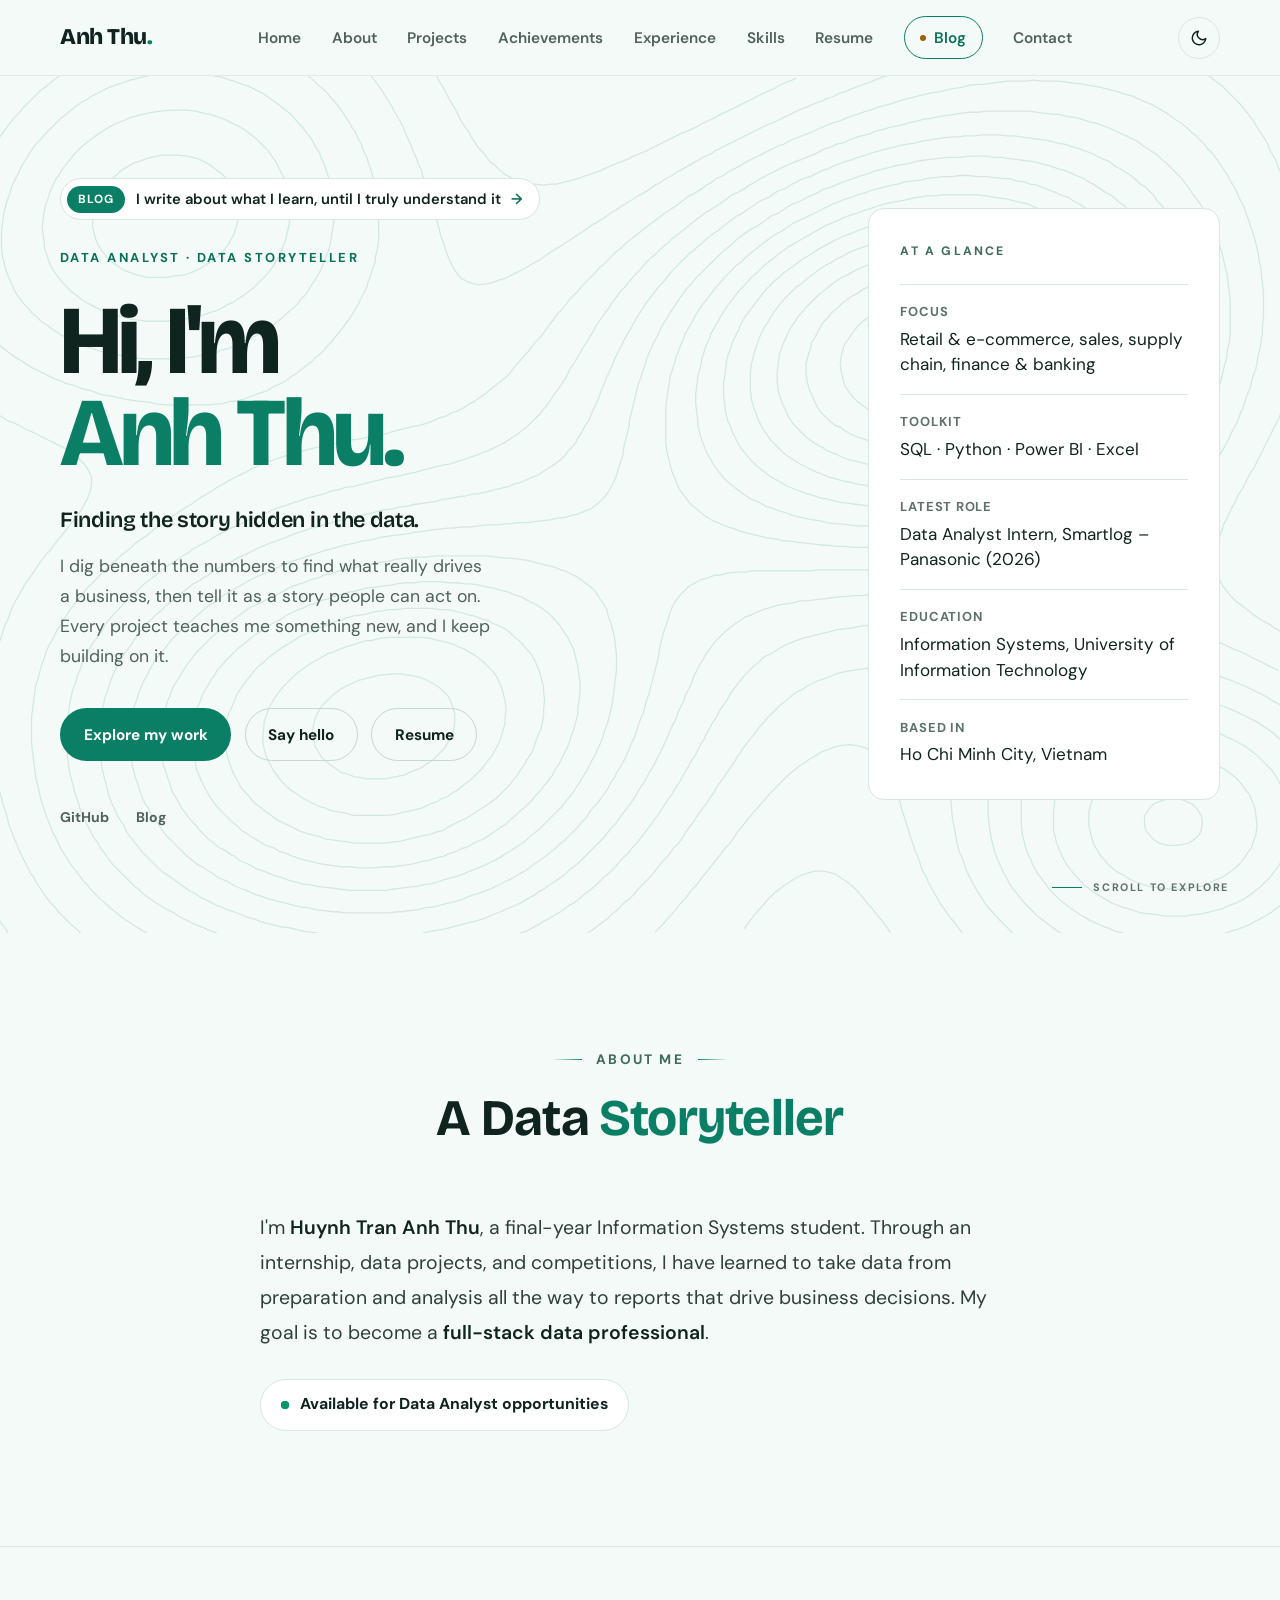
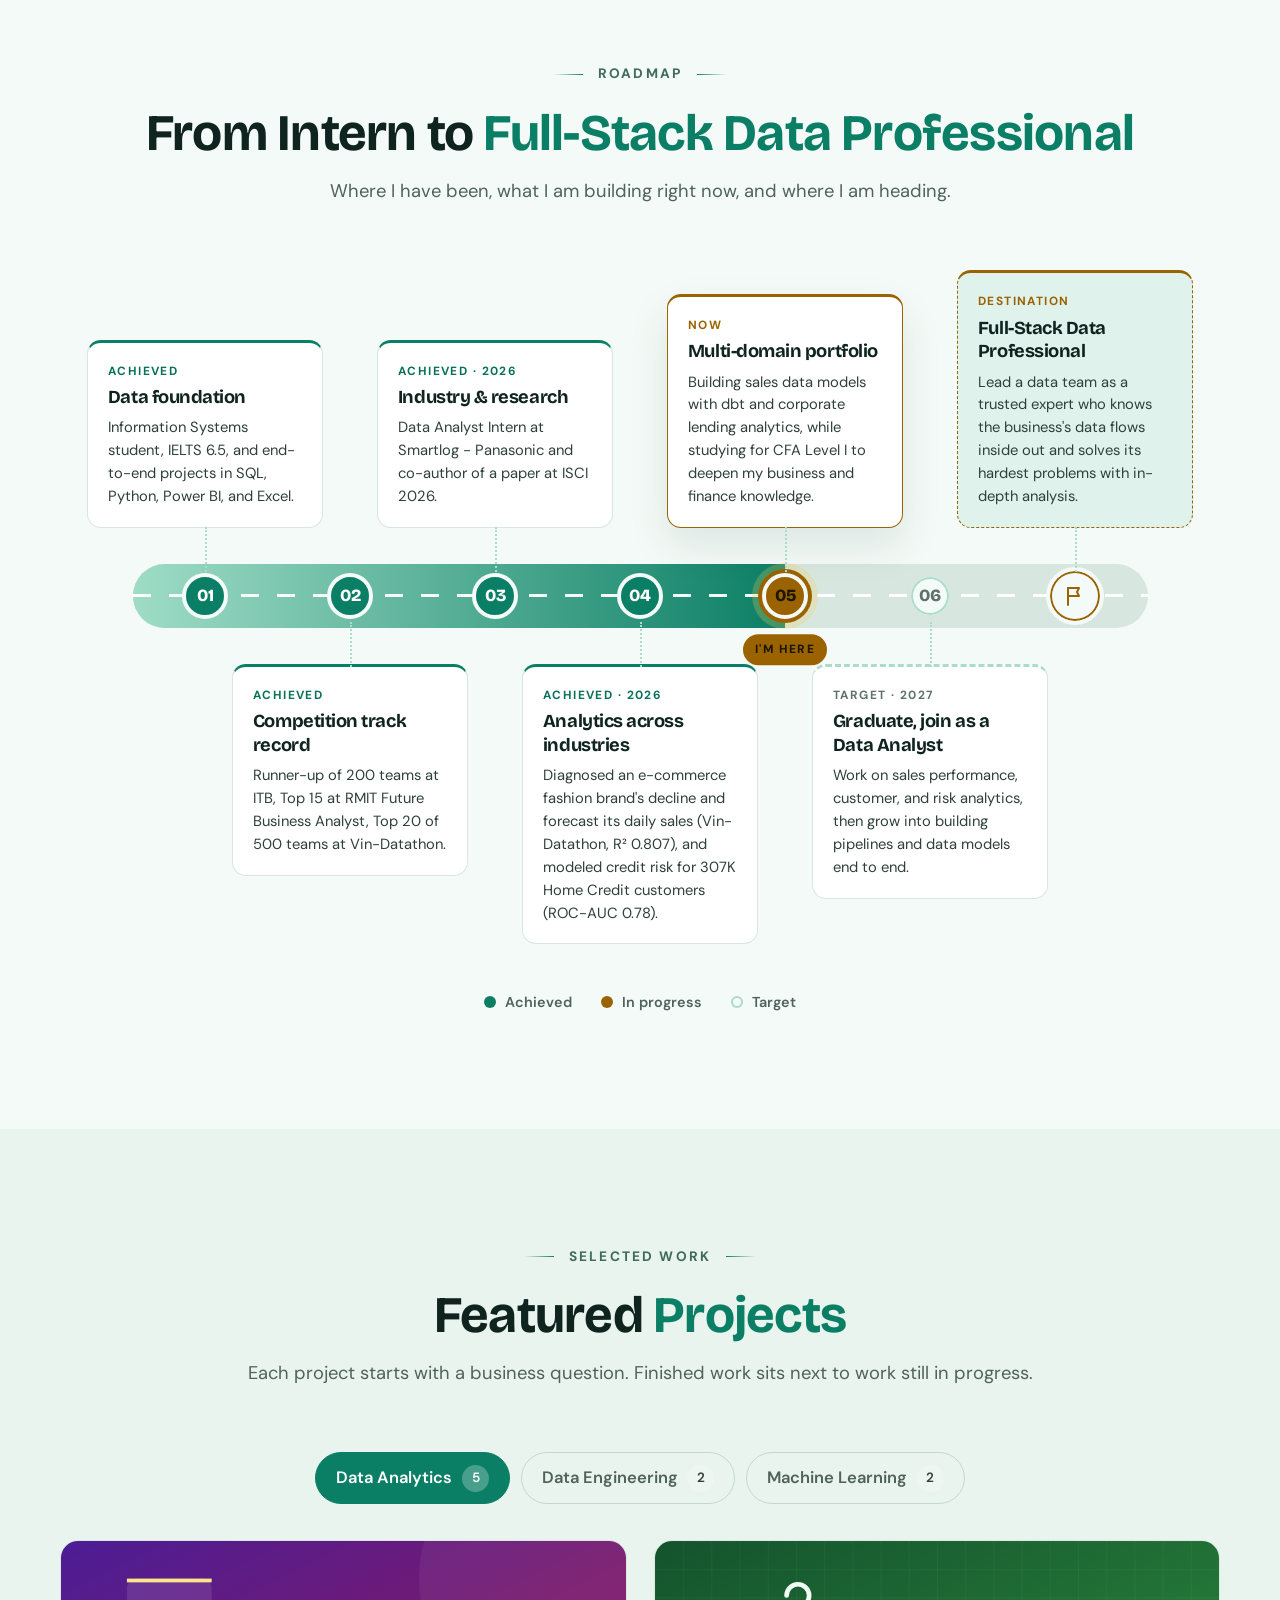
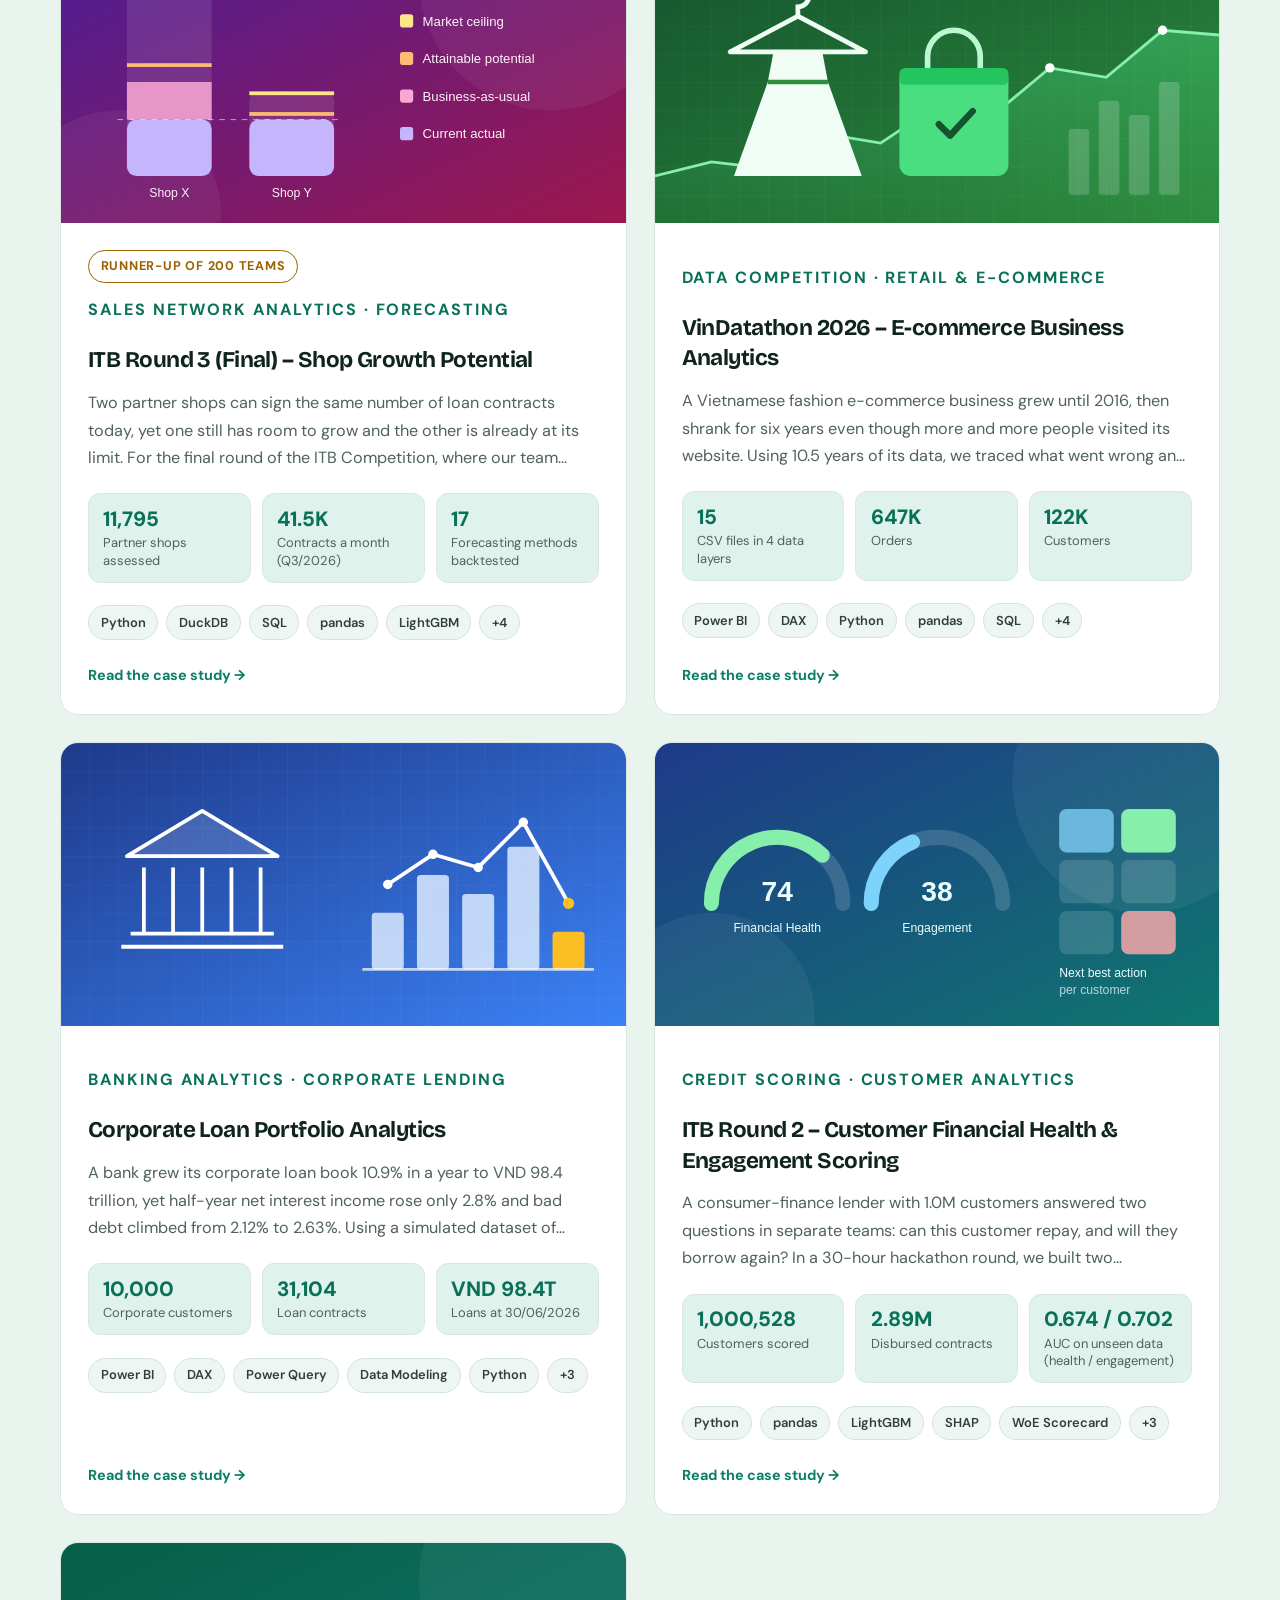
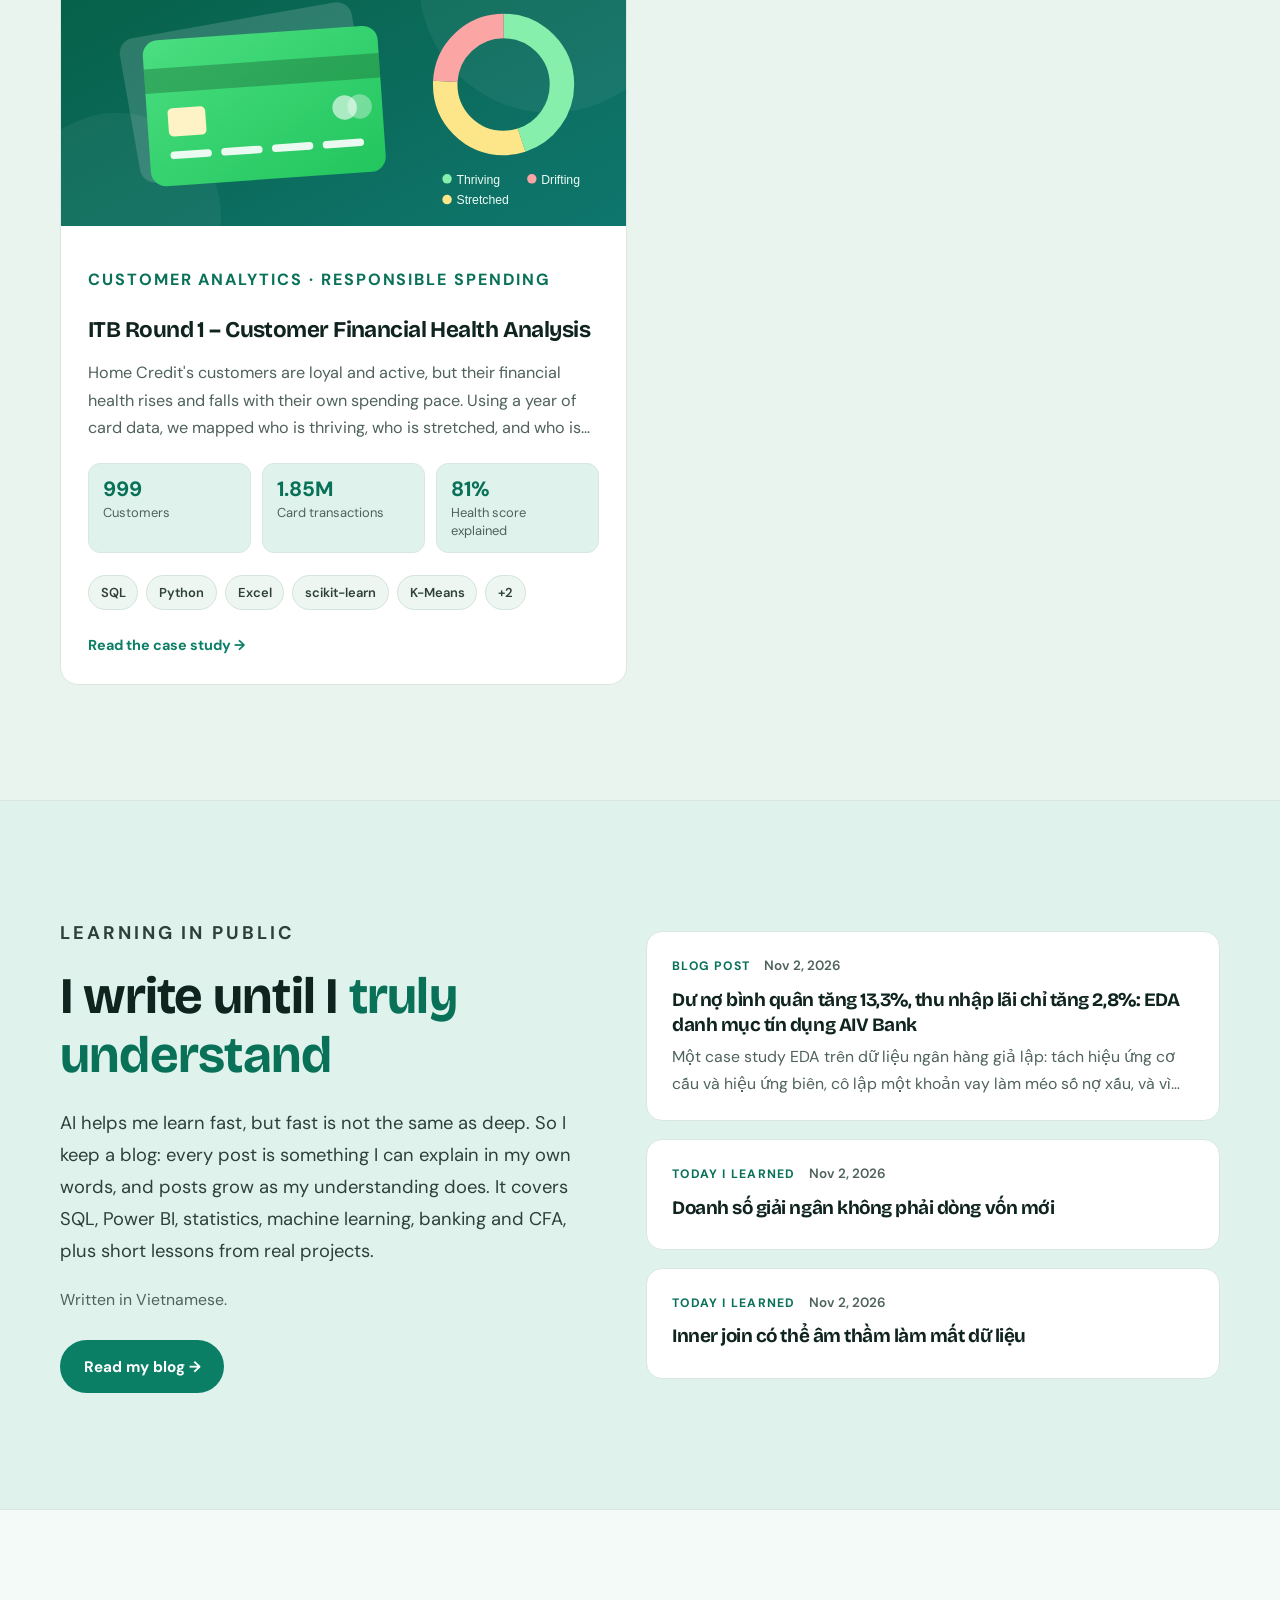
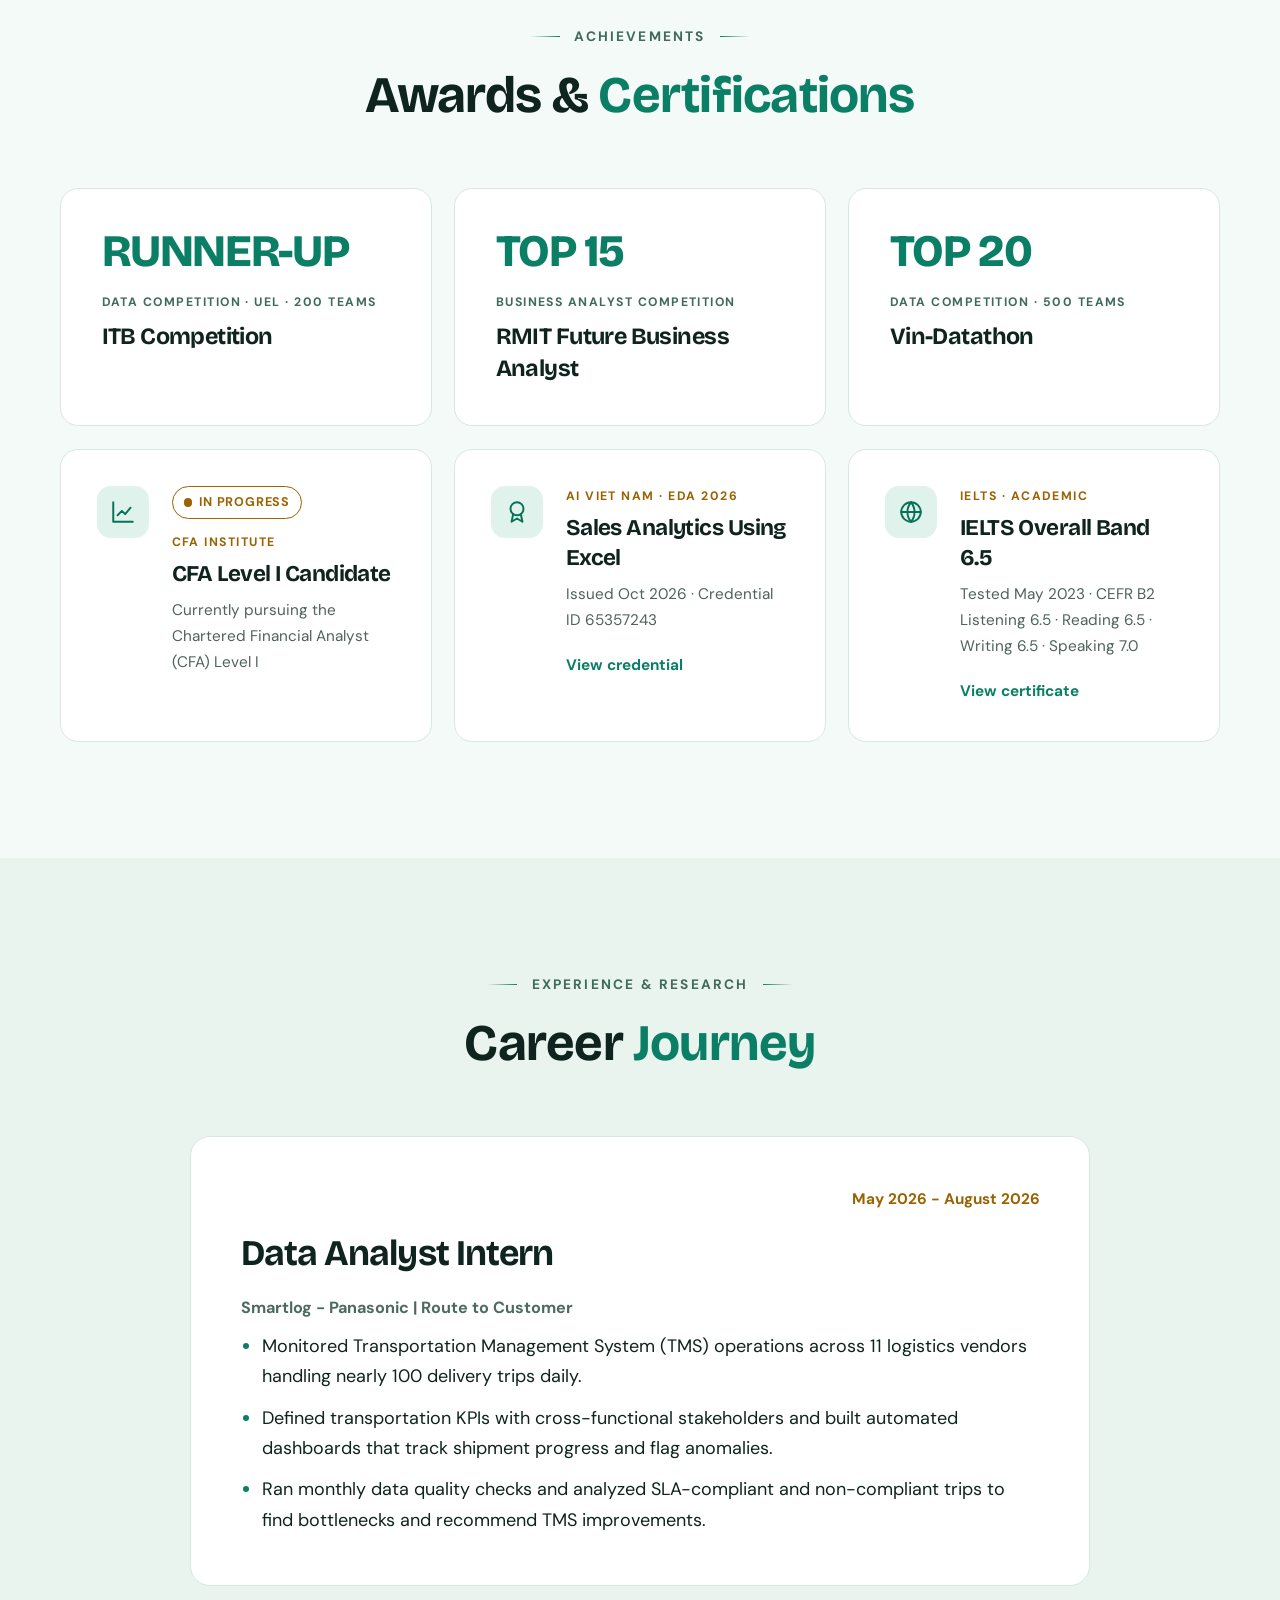
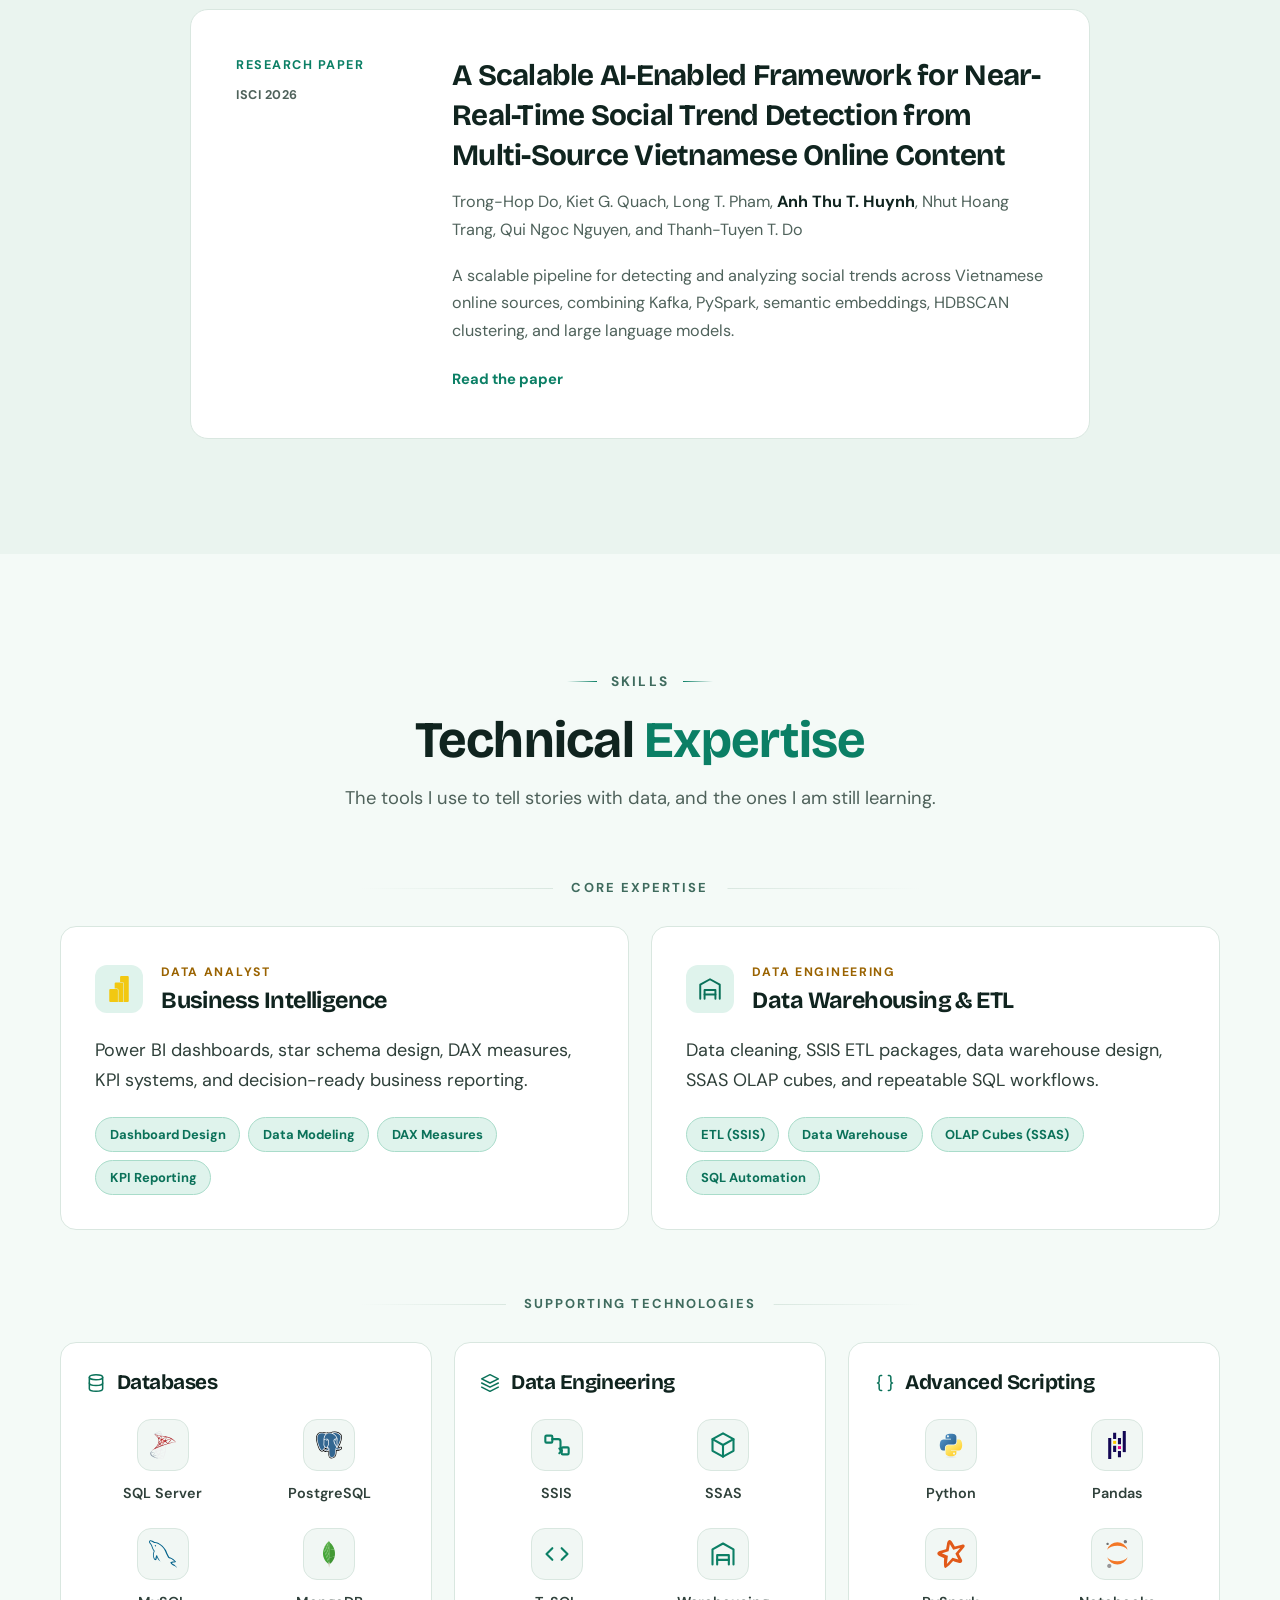
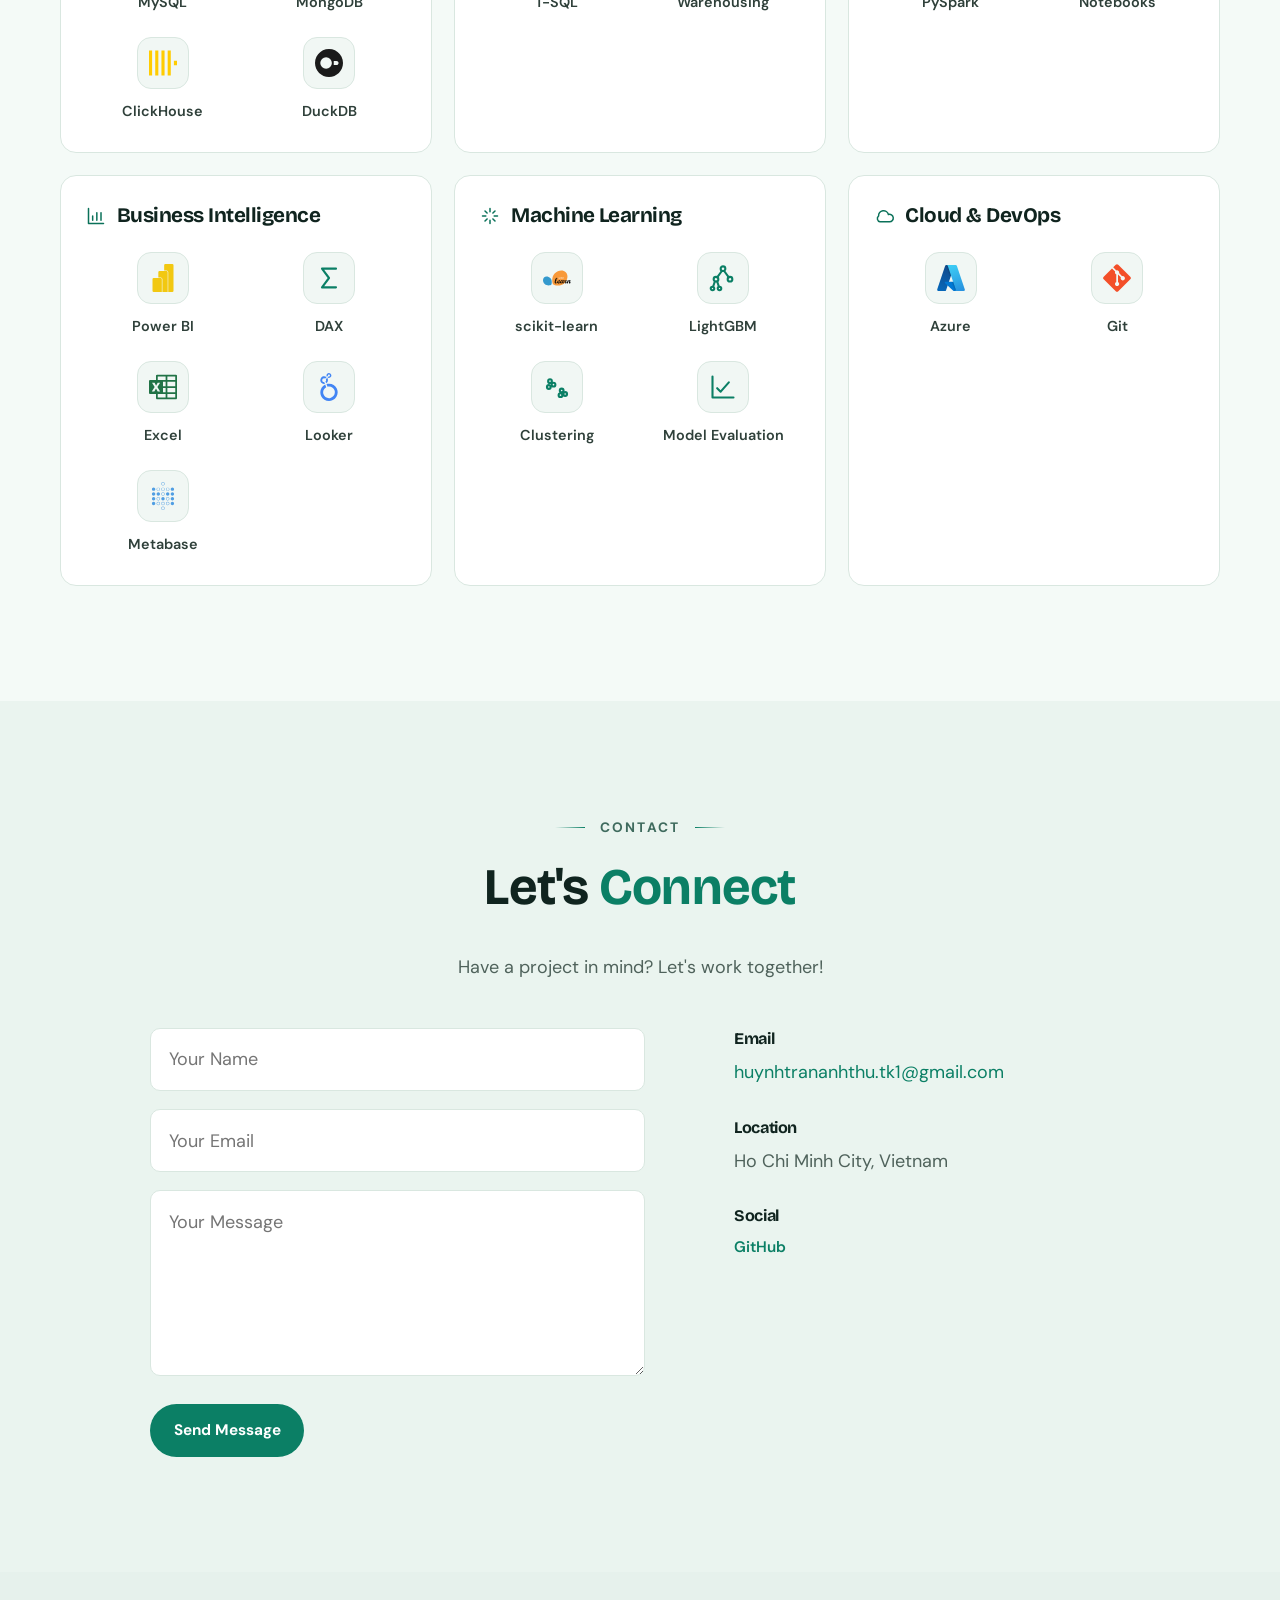
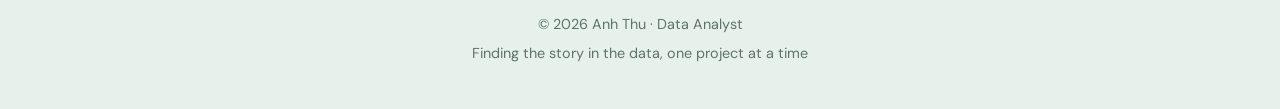
<file: index.html>
<!DOCTYPE html>
<html lang="en">
<head>
  <meta charset="UTF-8">
  <meta name="viewport" content="width=device-width, initial-scale=1.0">
  <meta name="theme-color" content="#08110e">
  <meta name="description" content="Anh Thu is a data analyst who finds the story hidden in data and keeps growing with every project.">
  <title>Anh Thu | Data Analyst</title>
  <script>
    (function () {
      var theme;
      try { theme = localStorage.getItem('theme'); } catch (e) {}
      if (theme !== 'light' && theme !== 'dark') {
        theme = window.matchMedia('(prefers-color-scheme: light)').matches ? 'light' : 'dark';
      }
      document.documentElement.dataset.theme = theme;
    })();
  </script>
  <link rel="stylesheet" href="/css/style.css?v=20261103a">
</head>
<body>
  <!-- Navigation -->
  <nav class="navbar">
    <div class="container nav-content">
      <a class="logo" href="#home">Anh Thu<span>.</span></a>
      <ul class="nav-links" id="primary-navigation">
        <li><a href="#home">Home</a></li>
        <li><a href="#about">About</a></li>
        <li><a href="#projects">Projects</a></li>
        <li><a href="#achievements">Achievements</a></li>
        <li><a href="#experience">Experience</a></li>
        <li><a href="#skills">Skills</a></li>
        <li><a href="/resume/Huynh_Tran_Anh_Thu_CV.pdf" target="_blank" rel="noopener noreferrer">Resume</a></li>
        <li><a class="nav-blog" href="https://aivietnam-aio-thuhuynhtran05.github.io/blog/" target="_blank" rel="noopener noreferrer"><span class="nav-blog-dot" aria-hidden="true"></span>Blog</a></li>
        <li><a href="#contact">Contact</a></li>
      </ul>
      <div class="nav-actions">
        <button class="theme-toggle" type="button" aria-label="Switch color theme">
          <svg class="icon-sun" viewBox="0 0 24 24" fill="none" stroke="currentColor" stroke-width="2" stroke-linecap="round" aria-hidden="true"><circle cx="12" cy="12" r="4"/><path d="M12 2v2M12 20v2M4.93 4.93l1.41 1.41M17.66 17.66l1.41 1.41M2 12h2M20 12h2M4.93 19.07l1.41-1.41M17.66 6.34l1.41-1.41"/></svg>
          <svg class="icon-moon" viewBox="0 0 24 24" fill="none" stroke="currentColor" stroke-width="2" stroke-linecap="round" stroke-linejoin="round" aria-hidden="true"><path d="M21 12.79A9 9 0 1 1 11.21 3 7 7 0 0 0 21 12.79z"/></svg>
        </button>
        <button class="hamburger" type="button" aria-label="Open navigation" aria-controls="primary-navigation" aria-expanded="false">
          <span></span>
          <span></span>
        </button>
      </div>
    </div>
  </nav>

  <!-- Hero Section -->
  <section id="home" class="hero">
    <div class="hero-content">
      <div class="hero-text">
        <a class="blog-flag" href="https://aivietnam-aio-thuhuynhtran05.github.io/blog/" target="_blank" rel="noopener noreferrer">
          <span class="blog-flag-tag">Blog</span>
          <span class="blog-flag-text" id="blogFlagText">I write about what I learn, until I truly understand it</span>
          <span class="blog-flag-arrow" aria-hidden="true">→</span>
        </a>
        <p class="eyebrow">DATA ANALYST · DATA STORYTELLER</p>
        <h1>Hi, I'm<br><span>Anh Thu.</span></h1>
        <p class="subtitle">Finding the story hidden in the data.</p>
        <p class="description">
          I dig beneath the numbers to find what really drives a business, then tell it as a story people can act on. Every project teaches me something new, and I keep building on it.
        </p>
        <div class="hero-buttons">
          <a href="#projects" class="btn btn-primary">Explore my work</a>
          <a href="#contact" class="btn btn-secondary">Say hello</a>
          <a href="/resume/Huynh_Tran_Anh_Thu_CV.pdf" class="btn btn-secondary" download>Resume</a>
        </div>
        <div class="hero-socials" aria-label="Social links">
          <a href="https://github.com/AIVIETNAM-AIO-thuhuynhtran05" target="_blank" rel="noopener noreferrer">GitHub</a>
          <a href="https://aivietnam-aio-thuhuynhtran05.github.io/blog/" target="_blank" rel="noopener noreferrer">Blog</a>
        </div>
      </div>
      <aside class="hero-panel" aria-label="At a glance">
        <p class="hero-panel-label">AT A GLANCE</p>
        <dl class="hero-facts">
          <div>
            <dt>Focus</dt>
            <dd>Retail &amp; e-commerce, sales, supply chain, finance &amp; banking</dd>
          </div>
          <div>
            <dt>Toolkit</dt>
            <dd>SQL · Python · Power BI · Excel</dd>
          </div>
          <div>
            <dt>Latest role</dt>
            <dd>Data Analyst Intern, Smartlog – Panasonic (2026)</dd>
          </div>
          <div>
            <dt>Education</dt>
            <dd>Information Systems, University of Information Technology</dd>
          </div>
          <div>
            <dt>Based in</dt>
            <dd>Ho Chi Minh City, Vietnam</dd>
          </div>
        </dl>
      </aside>
      <a class="scroll-cue" href="#about"><span></span> SCROLL TO EXPLORE</a>
    </div>
  </section>

  <!-- About Section -->
  <section id="about" class="about">
    <div class="container">
      <div class="section-heading">
        <p class="section-kicker">ABOUT ME</p>
        <h2>A Data <span>Storyteller</span></h2>
      </div>
      <div class="about-content">
        <div class="about-text">
          <p>
            I'm <strong>Huynh Tran Anh Thu</strong>, a final-year Information Systems student. Through an internship,
            data projects, and competitions, I have learned to take data from preparation and analysis all the way to
            reports that drive business decisions. My goal is to become a <strong>full-stack data professional</strong>.
          </p>
          <a class="availability" href="#contact">
            <span class="status-dot" aria-hidden="true"></span>
            Available for Data Analyst opportunities
          </a>
        </div>
      </div>
    </div>
  </section>

  <!-- Roadmap Section -->
  <section id="roadmap" class="roadmap">
    <div class="container">
      <div class="section-heading">
        <p class="section-kicker">ROADMAP</p>
        <h2>From Intern to <span>Full-Stack Data Professional</span></h2>
        <p class="section-subtitle">Where I have been, what I am building right now, and where I am heading.</p>
      </div>

      <ol class="roadmap-track">
        <li class="roadmap-step is-done">
          <span class="roadmap-node" aria-hidden="true">01</span>
          <div class="roadmap-card">
            <p class="roadmap-phase">Achieved</p>
            <h3>Data foundation</h3>
            <p>Information Systems student, IELTS 6.5, and end-to-end projects in SQL, Python, Power BI, and Excel.</p>
          </div>
        </li>
        <li class="roadmap-step is-done">
          <span class="roadmap-node" aria-hidden="true">02</span>
          <div class="roadmap-card">
            <p class="roadmap-phase">Achieved</p>
            <h3>Competition track record</h3>
            <p>Runner-up of 200 teams at ITB, Top 15 at RMIT Future Business Analyst, Top 20 of 500 teams at Vin-Datathon.</p>
          </div>
        </li>
        <li class="roadmap-step is-done">
          <span class="roadmap-node" aria-hidden="true">03</span>
          <div class="roadmap-card">
            <p class="roadmap-phase">Achieved · 2026</p>
            <h3>Industry &amp; research</h3>
            <p>Data Analyst Intern at Smartlog - Panasonic and co-author of a paper at ISCI 2026.</p>
          </div>
        </li>
        <li class="roadmap-step is-done">
          <span class="roadmap-node" aria-hidden="true">04</span>
          <div class="roadmap-card">
            <p class="roadmap-phase">Achieved · 2026</p>
            <h3>Analytics across industries</h3>
            <p>Diagnosed an e-commerce fashion brand's decline and forecast its daily sales (Vin-Datathon, R² 0.807), and modeled credit risk for 307K Home Credit customers (ROC-AUC 0.78).</p>
          </div>
        </li>
        <li class="roadmap-step is-now">
          <span class="roadmap-here">I'm here</span>
          <span class="roadmap-node" aria-hidden="true">05</span>
          <div class="roadmap-card">
            <p class="roadmap-phase">Now</p>
            <h3>Multi-domain portfolio</h3>
            <p>Building sales data models with dbt and corporate lending analytics, while studying for CFA Level I to deepen my business and finance knowledge.</p>
          </div>
        </li>
        <li class="roadmap-step is-next">
          <span class="roadmap-node" aria-hidden="true">06</span>
          <div class="roadmap-card">
            <p class="roadmap-phase">Target · 2027</p>
            <h3>Graduate, join as a Data Analyst</h3>
            <p>Work on sales performance, customer, and risk analytics, then grow into building pipelines and data models end to end.</p>
          </div>
        </li>
        <li class="roadmap-step is-goal">
          <span class="roadmap-node" aria-hidden="true">
            <svg viewBox="0 0 24 24" fill="none" stroke="currentColor" stroke-width="2" stroke-linecap="round" stroke-linejoin="round"><path d="M5 21V4"/><path d="M5 4h11l-2 4 2 4H5"/></svg>
          </span>
          <div class="roadmap-card">
            <p class="roadmap-phase">Destination</p>
            <h3>Full-Stack Data Professional</h3>
            <p>Lead a data team as a trusted expert who knows the business's data flows inside out and solves its hardest problems with in-depth analysis.</p>
          </div>
        </li>
      </ol>

      <ul class="roadmap-legend" aria-label="Legend">
        <li class="is-done">Achieved</li>
        <li class="is-now">In progress</li>
        <li class="is-next">Target</li>
      </ul>
    </div>
  </section>

  <!-- Projects Section -->
  <section id="projects" class="projects">
    <div class="container">
      <div class="section-heading">
        <p class="section-kicker">SELECTED WORK</p>
        <h2>Featured <span>Projects</span></h2>
        <p class="section-subtitle">Each project starts with a business question. Finished work sits next to work still in progress.</p>
      </div>
      <div class="project-groups" id="projectsContainer">
        <!-- Projects loaded via JavaScript -->
      </div>
    </div>
  </section>

  <!-- Blog Section -->
  <section id="blog" class="blog-band">
    <div class="container blog-band-inner">
      <div class="blog-intro">
        <p class="blog-kicker">LEARNING IN PUBLIC</p>
        <h2>I write until I <span>truly understand</span></h2>
        <p>
          AI helps me learn fast, but fast is not the same as deep. So I keep a blog: every post is something I can
          explain in my own words, and posts grow as my understanding does. It covers SQL, Power BI, statistics,
          machine learning, banking and CFA, plus short lessons from real projects.
        </p>
        <p class="blog-lang">Written in Vietnamese.</p>
        <a class="btn btn-primary" href="https://aivietnam-aio-thuhuynhtran05.github.io/blog/" target="_blank" rel="noopener noreferrer">Read my blog →</a>
      </div>
      <!-- The latest posts from the blog's feed replace these when the page loads -->
      <ul class="blog-posts" id="blogPosts" aria-label="Latest posts">
        <li>
          <a class="blog-post" href="https://aivietnam-aio-thuhuynhtran05.github.io/blog/blog/aiv-bank-eda/" target="_blank" rel="noopener noreferrer">
            <div class="blog-post-meta"><span class="blog-post-type">Blog post</span><time datetime="2026-11-02">Nov 2, 2026</time></div>
            <h3>Dư nợ bình quân tăng 13,3%, thu nhập lãi chỉ tăng 2,8%: EDA danh mục tín dụng AIV Bank</h3>
            <p>Một case study EDA trên dữ liệu ngân hàng giả lập: tách hiệu ứng cơ cấu và hiệu ứng biên, cô lập một khoản vay làm méo số nợ xấu, và vì sao trung bình đánh lừa ở dữ liệu lệch.</p>
          </a>
        </li>
        <li>
          <a class="blog-post" href="https://aivietnam-aio-thuhuynhtran05.github.io/blog/til/giai-ngan-khong-phai-von-moi/" target="_blank" rel="noopener noreferrer">
            <div class="blog-post-meta"><span class="blog-post-type">Today I learned</span><time datetime="2026-11-02">Nov 2, 2026</time></div>
            <h3>Doanh số giải ngân không phải dòng vốn mới</h3>
          </a>
        </li>
        <li>
          <a class="blog-post" href="https://aivietnam-aio-thuhuynhtran05.github.io/blog/til/inner-join-lam-mat-thu-nhap/" target="_blank" rel="noopener noreferrer">
            <div class="blog-post-meta"><span class="blog-post-type">Today I learned</span><time datetime="2026-11-02">Nov 2, 2026</time></div>
            <h3>Inner join có thể âm thầm làm mất dữ liệu</h3>
          </a>
        </li>
      </ul>
    </div>
  </section>

  <!-- Achievements Section -->
  <section id="achievements" class="achievements">
    <div class="container">
      <div class="section-heading">
        <p class="section-kicker">ACHIEVEMENTS</p>
        <h2>Awards &amp; <span>Certifications</span></h2>
      </div>
      <div class="awards-grid">
        <article class="award-card">
          <p class="award-rank">RUNNER-UP</p>
          <div>
            <p class="award-category">DATA COMPETITION · UEL · 200 TEAMS</p>
            <h3>ITB Competition</h3>
          </div>
        </article>
        <article class="award-card">
          <p class="award-rank">TOP 15</p>
          <div>
            <p class="award-category">BUSINESS ANALYST COMPETITION</p>
            <h3>RMIT Future Business Analyst</h3>
          </div>
        </article>
        <article class="award-card">
          <p class="award-rank">TOP 20</p>
          <div>
            <p class="award-category">DATA COMPETITION · 500 TEAMS</p>
            <h3>Vin-Datathon</h3>
          </div>
        </article>
      </div>
      <div class="certificates-grid">
        <article class="certificate-card">
          <div class="certificate-badge" aria-hidden="true">
            <svg viewBox="0 0 24 24" fill="none" stroke="currentColor" stroke-width="1.8" stroke-linecap="round" stroke-linejoin="round"><path d="M3 3v18h18"/><path d="m7 15 4-4 3 3 5-6"/></svg>
          </div>
          <div class="certificate-body">
            <p class="project-status">In progress</p>
            <p class="certificate-issuer">CFA Institute</p>
            <h3>CFA Level I Candidate</h3>
            <p class="certificate-meta">Currently pursuing the Chartered Financial Analyst (CFA) Level I</p>
          </div>
        </article>
        <article class="certificate-card">
          <div class="certificate-badge" aria-hidden="true">
            <svg viewBox="0 0 24 24" fill="none" stroke="currentColor" stroke-width="1.8" stroke-linecap="round" stroke-linejoin="round"><circle cx="12" cy="9" r="6"/><path d="m8.5 13.8-1.5 7.2 5-3 5 3-1.5-7.2"/></svg>
          </div>
          <div class="certificate-body">
            <p class="certificate-issuer">AI VIET NAM · eDA 2026</p>
            <h3>Sales Analytics Using Excel</h3>
            <p class="certificate-meta">Issued Oct 2026 · Credential ID 65357243</p>
            <a class="certificate-link" href="https://learning.aivietnam.edu.vn/certificate/65357243/" target="_blank" rel="noopener noreferrer">
              View credential
            </a>
          </div>
        </article>
        <article class="certificate-card">
          <div class="certificate-badge" aria-hidden="true">
            <svg viewBox="0 0 24 24" fill="none" stroke="currentColor" stroke-width="1.8" stroke-linecap="round" stroke-linejoin="round"><circle cx="12" cy="12" r="9"/><path d="M3 12h18"/><path d="M12 3a14 14 0 0 1 0 18"/><path d="M12 3a14 14 0 0 0 0 18"/></svg>
          </div>
          <div class="certificate-body">
            <p class="certificate-issuer">IELTS · Academic</p>
            <h3>IELTS Overall Band 6.5</h3>
            <p class="certificate-meta">Tested May 2023 · CEFR B2<br>Listening 6.5 · Reading 6.5 · Writing 6.5 · Speaking 7.0</p>
            <a class="certificate-link" href="https://drive.google.com/file/d/1EwRJjM2yWZpQIppF4k0sc6z1KBtjgnoL/view?usp=sharing" target="_blank" rel="noopener noreferrer">
              View certificate
            </a>
          </div>
        </article>
      </div>
    </div>
  </section>

  <!-- Experience & Research Section -->
  <section id="experience" class="experience">
    <div class="container">
      <div class="section-heading">
        <p class="section-kicker">EXPERIENCE &amp; RESEARCH</p>
        <h2>Career <span>Journey</span></h2>
      </div>
      <div class="timeline">
        <div class="timeline-item">
          <div class="timeline-date">May 2026 - August 2026</div>
          <div class="timeline-content">
            <h3>Data Analyst Intern</h3>
            <p class="company">Smartlog - Panasonic | Route to Customer</p>
            <ul class="timeline-points">
              <li>Monitored Transportation Management System (TMS) operations across 11 logistics vendors handling nearly 100 delivery trips daily.</li>
              <li>Defined transportation KPIs with cross-functional stakeholders and built automated dashboards that track shipment progress and flag anomalies.</li>
              <li>Ran monthly data quality checks and analyzed SLA-compliant and non-compliant trips to find bottlenecks and recommend TMS improvements.</li>
            </ul>
          </div>
        </div>
      </div>

      <article class="publication-card">
        <div class="publication-meta">
          <span class="publication-label">RESEARCH PAPER</span>
          <span class="publication-year">ISCI 2026</span>
        </div>
        <div class="publication-details">
          <h3>A Scalable AI-Enabled Framework for Near-Real-Time Social Trend Detection from Multi-Source Vietnamese Online Content</h3>
          <p class="publication-authors">
            Trong-Hop Do, Kiet G. Quach, Long T. Pham, <strong>Anh Thu T. Huynh</strong>,
            Nhut Hoang Trang, Qui Ngoc Nguyen, and Thanh-Tuyen T. Do
          </p>
          <p class="publication-summary">
            A scalable pipeline for detecting and analyzing social trends across Vietnamese online sources, combining Kafka, PySpark, semantic embeddings, HDBSCAN clustering, and large language models.
          </p>
          <a class="publication-link" href="/publications/social-trend-detection-isci-2026.pdf" target="_blank" rel="noopener noreferrer">
            Read the paper
          </a>
        </div>
      </article>
    </div>
  </section>

  <!-- Skills Section -->
  <section id="skills" class="skills">
    <div class="container">
      <div class="section-heading">
        <p class="section-kicker">SKILLS</p>
        <h2>Technical <span>Expertise</span></h2>
        <p class="section-subtitle">The tools I use to tell stories with data, and the ones I am still learning.</p>
      </div>
      <div class="skills-content" id="skillsContainer">
        <!-- Skills loaded via JavaScript -->
      </div>
    </div>
  </section>

  <!-- Contact Section -->
  <section id="contact" class="contact">
    <div class="container">
      <div class="section-heading">
        <p class="section-kicker">CONTACT</p>
        <h2>Let's <span>Connect</span></h2>
      </div>
      <p class="contact-intro">Have a project in mind? Let's work together!</p>
      
      <div class="contact-content">
        <form class="contact-form" id="contactForm">
          <div class="form-group">
            <input type="text" placeholder="Your Name" id="name" required>
          </div>
          <div class="form-group">
            <input type="email" placeholder="Your Email" id="email" required>
          </div>
          <div class="form-group">
            <textarea placeholder="Your Message" id="message" rows="5" required></textarea>
          </div>
          <button type="submit" class="btn btn-primary">Send Message</button>
        </form>

        <div class="contact-info">
          <div class="contact-item">
            <h3>Email</h3>
            <p><a href="mailto:huynhtrananhthu.tk1@gmail.com">huynhtrananhthu.tk1@gmail.com</a></p>
          </div>
          <div class="contact-item">
            <h3>Location</h3>
            <p>Ho Chi Minh City, Vietnam</p>
          </div>
          <div class="contact-item">
            <h3>Social</h3>
            <div class="social-links">
              <a href="https://github.com/AIVIETNAM-AIO-thuhuynhtran05" target="_blank" rel="noopener noreferrer" aria-label="GitHub">GitHub</a>
            </div>
          </div>
        </div>
      </div>
    </div>
  </section>

  <!-- Footer -->
  <footer class="footer">
    <div class="container">
      <p>&copy; 2026 Anh Thu · Data Analyst</p>
      <p>Finding the story in the data, one project at a time</p>
    </div>
  </footer>

  <script src="/js/script.js?v=20261103a"></script>
</body>
</html>
</file>
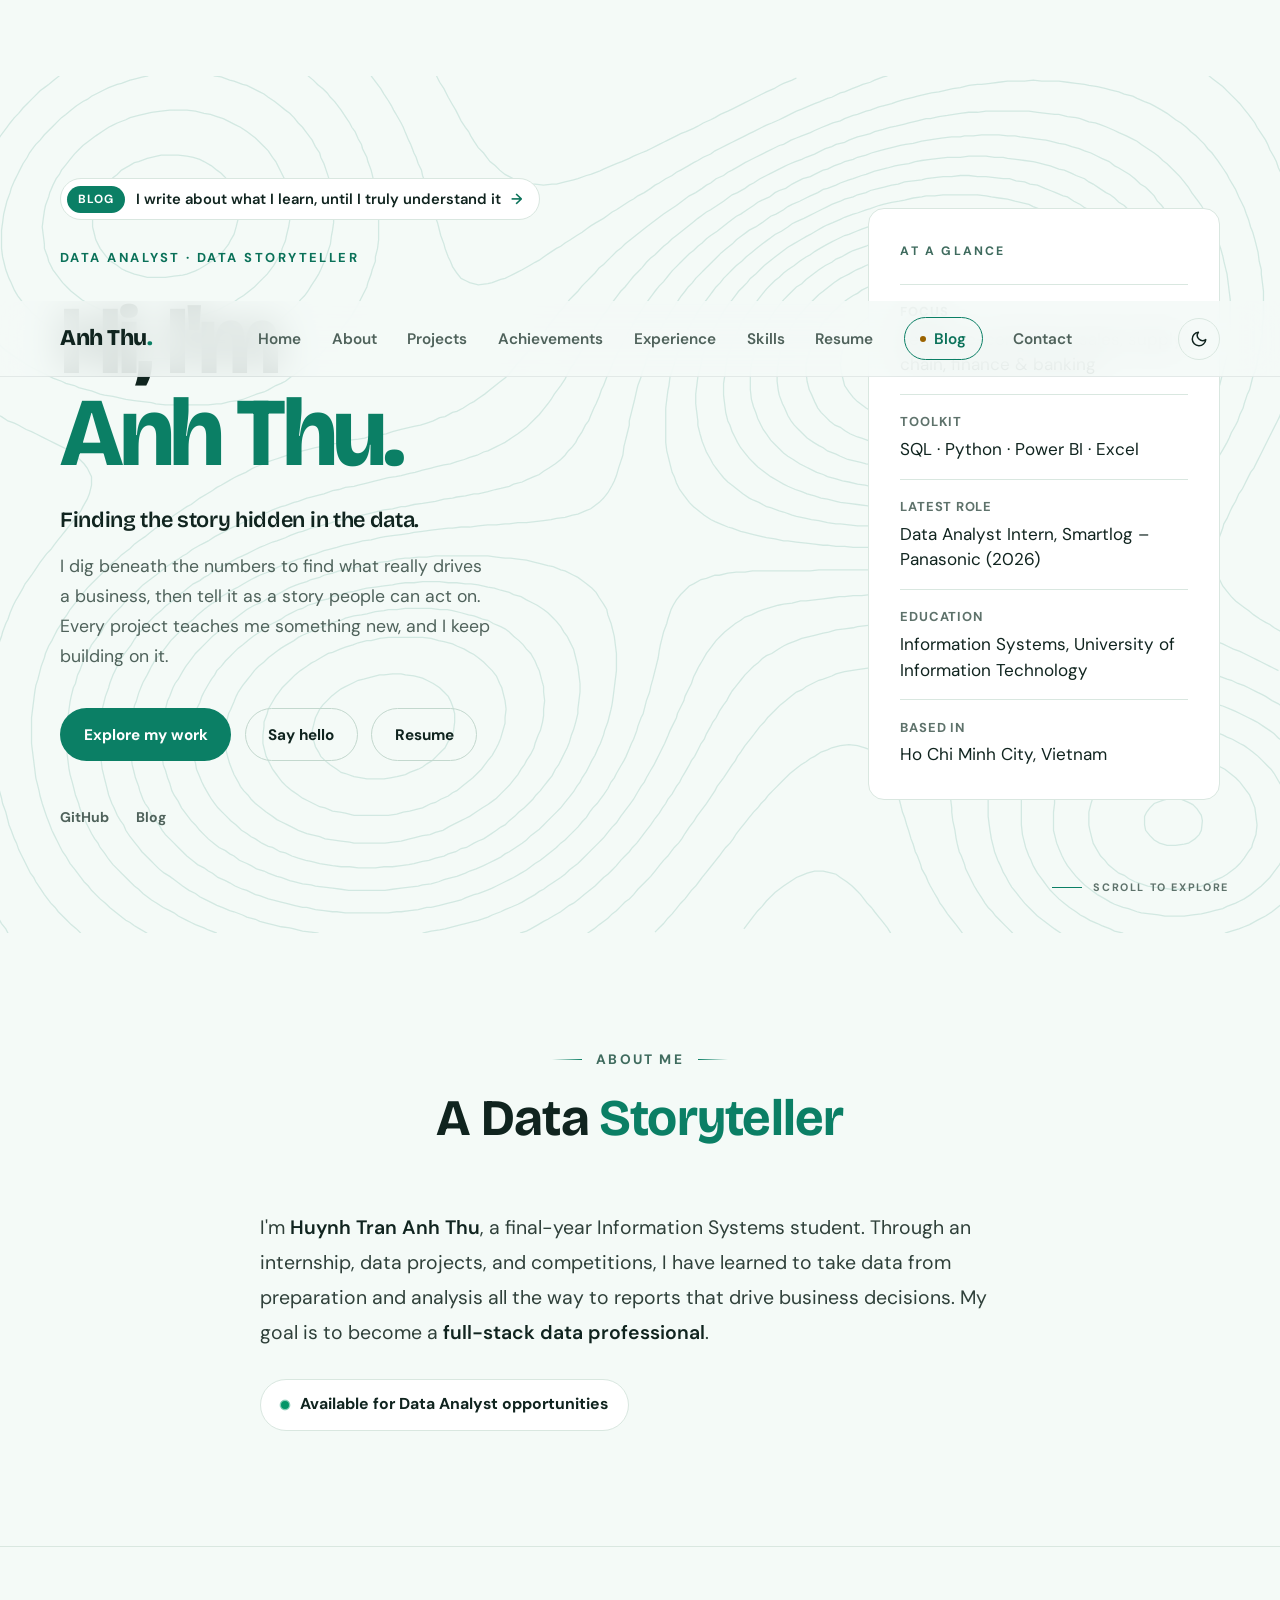
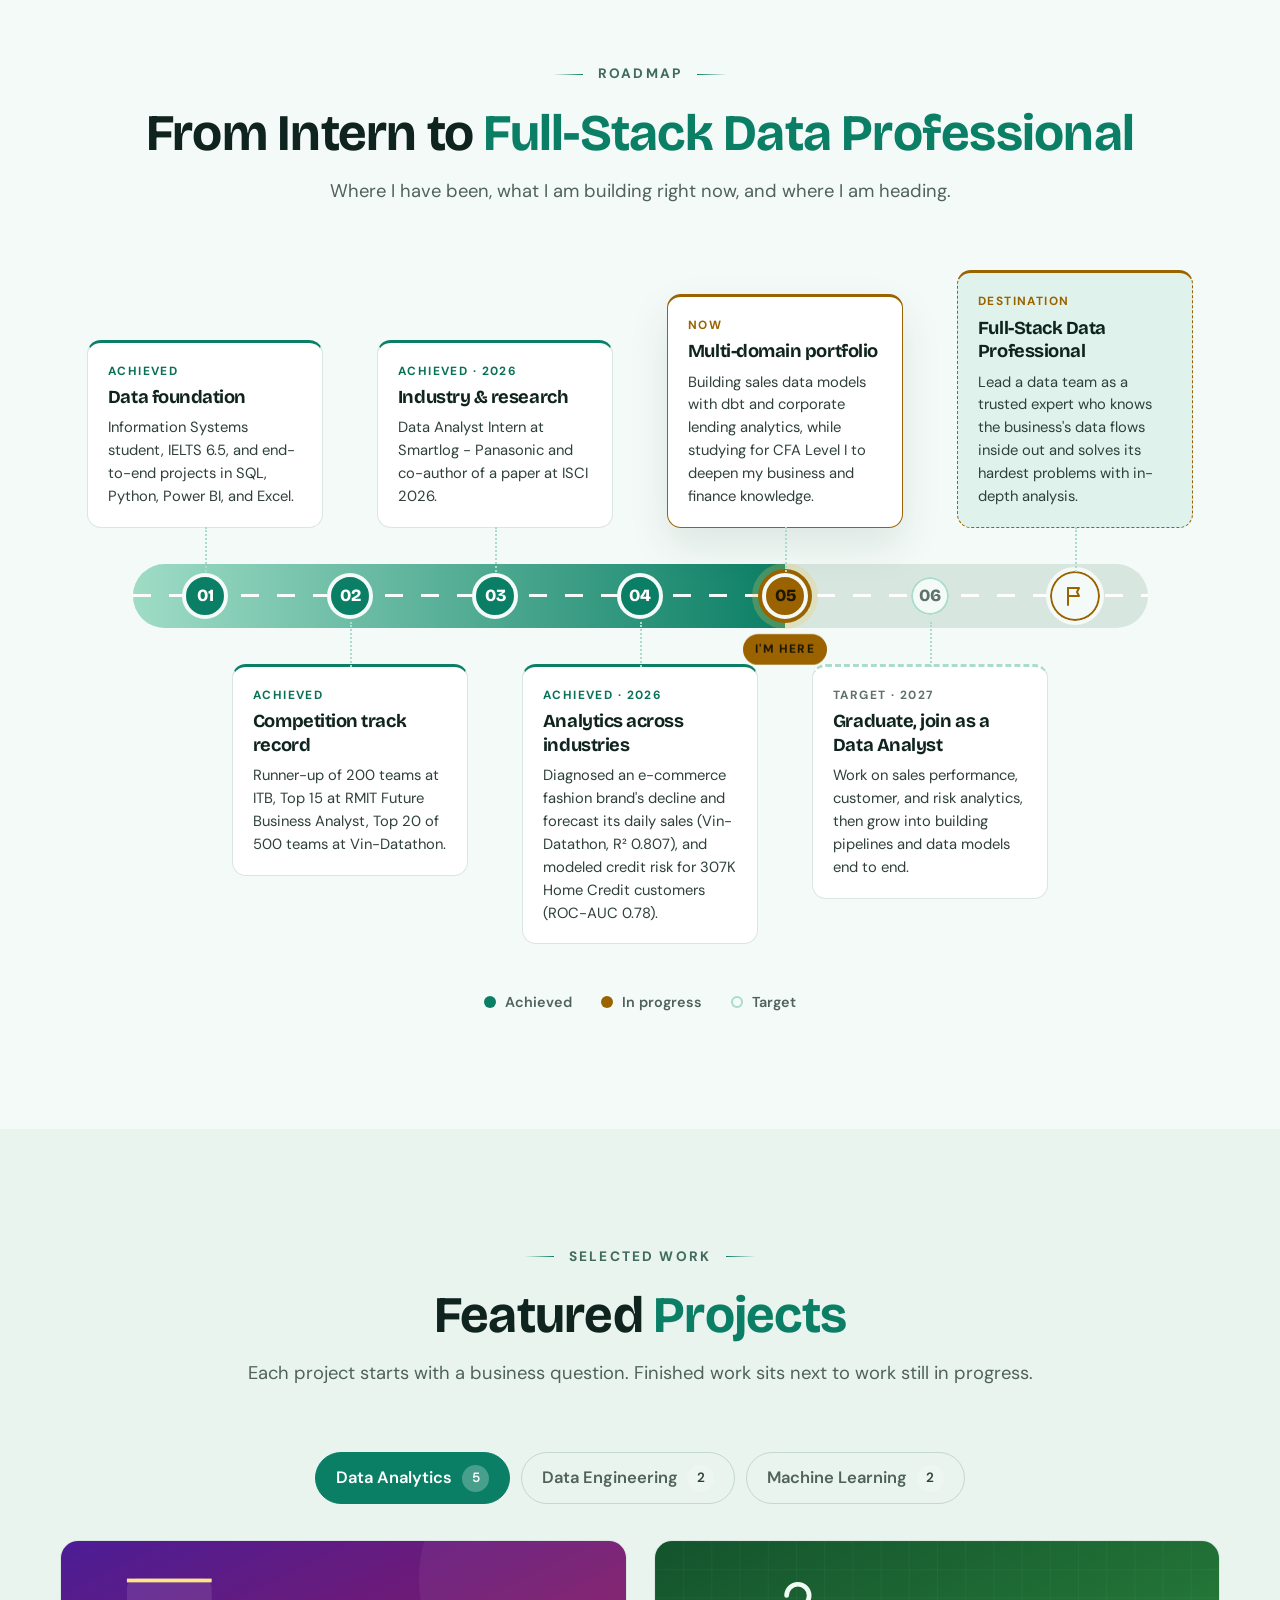
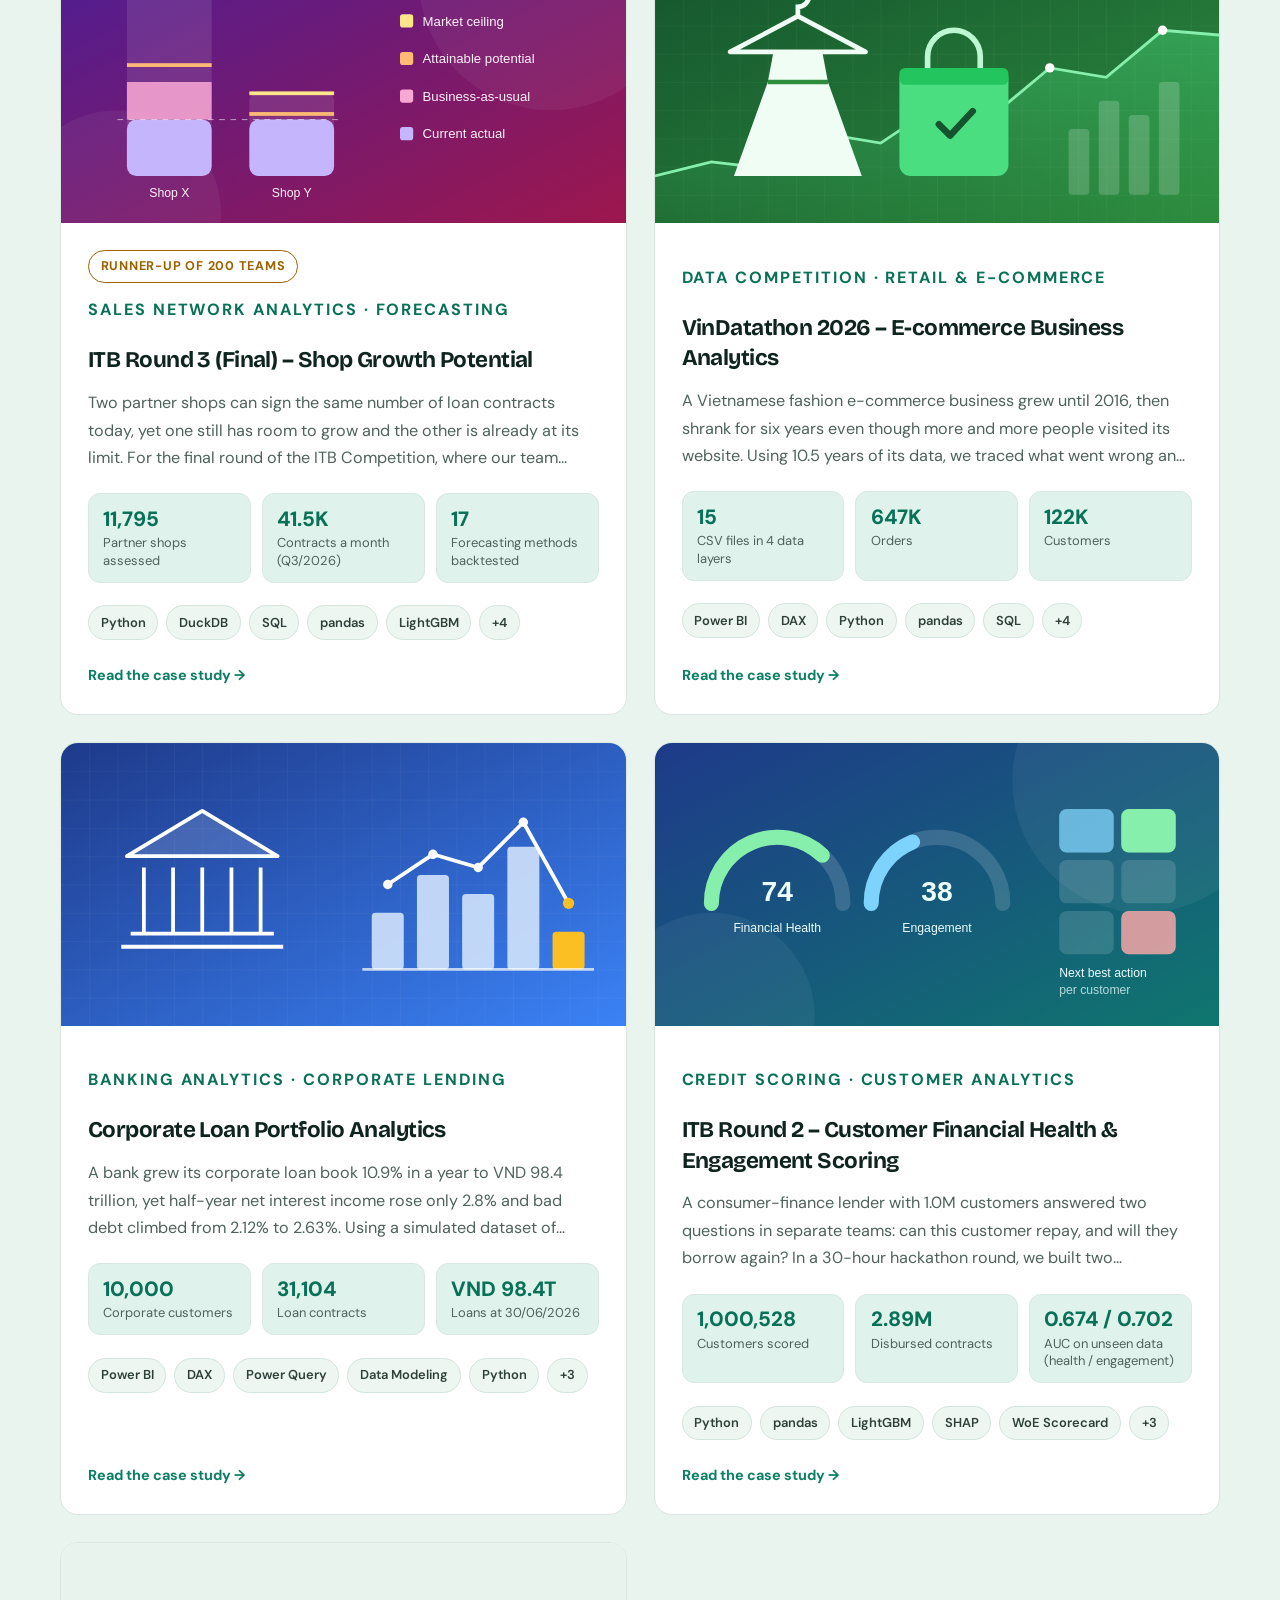
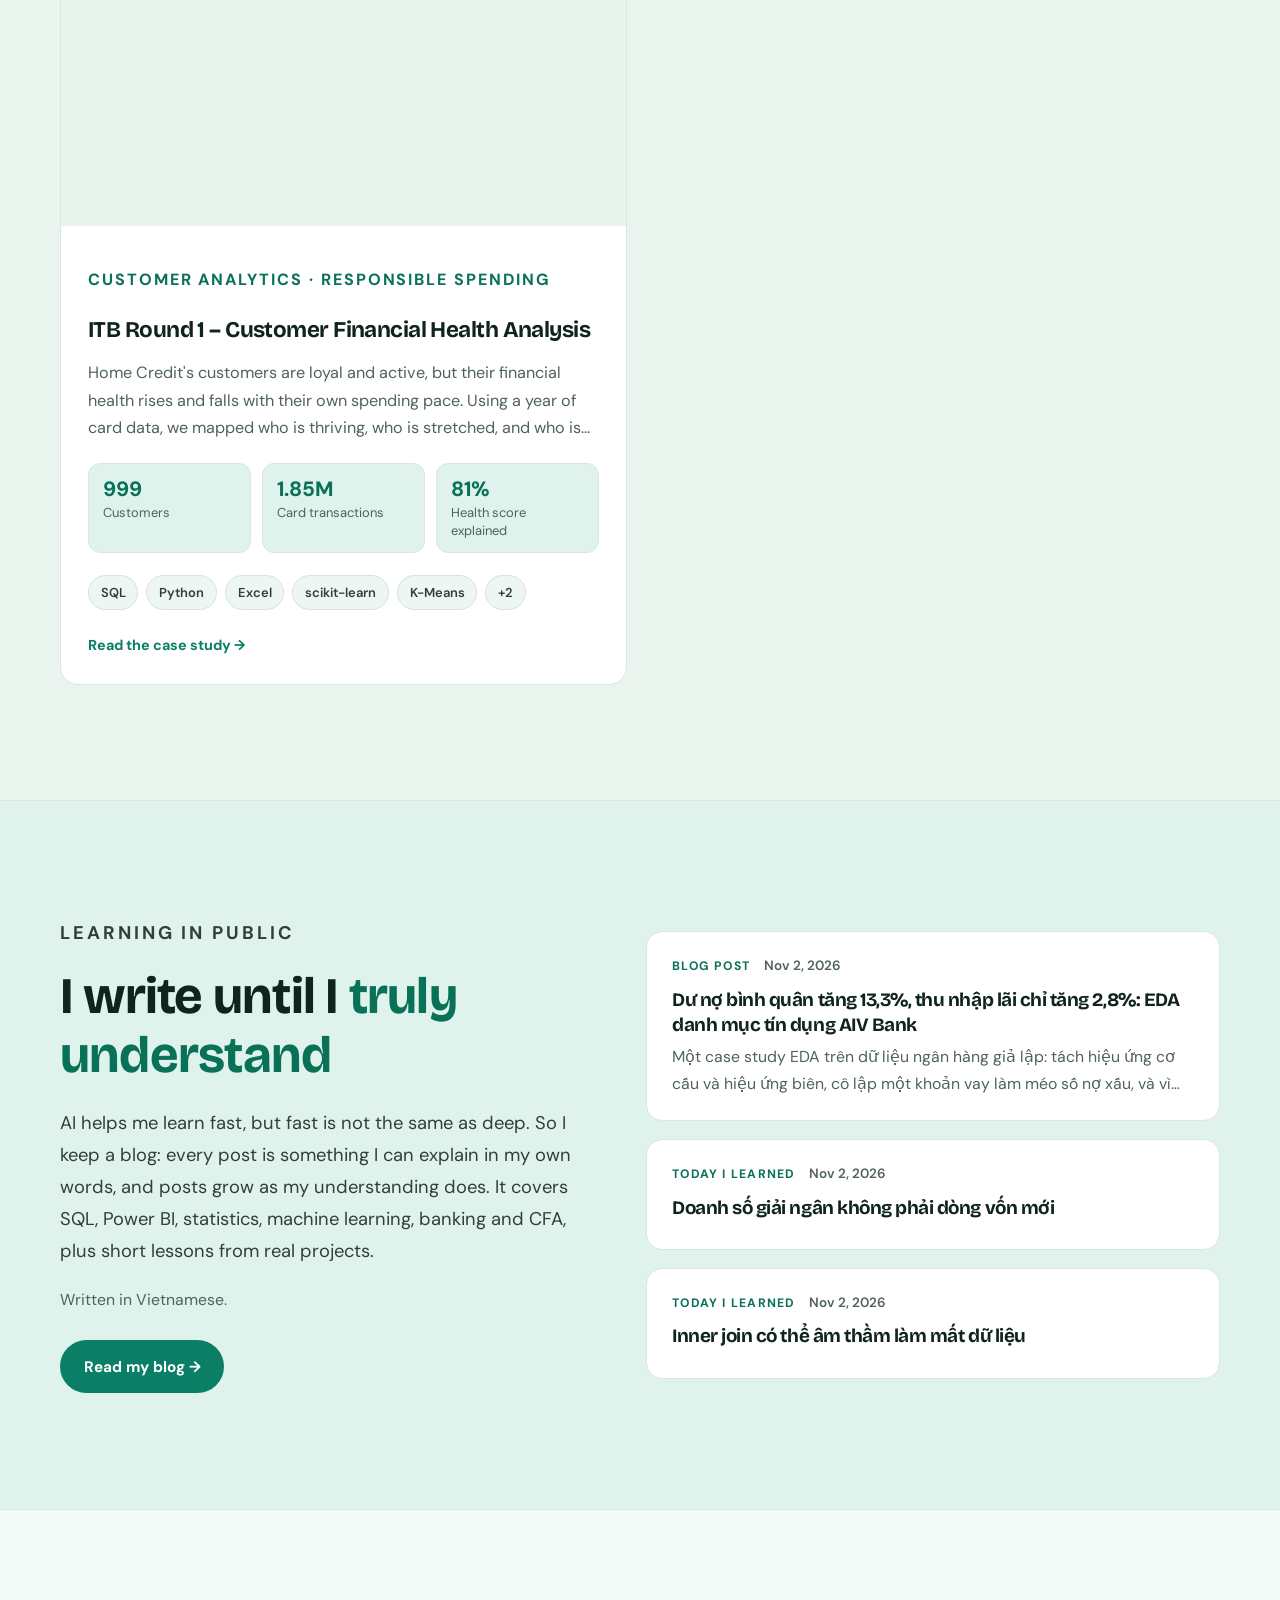
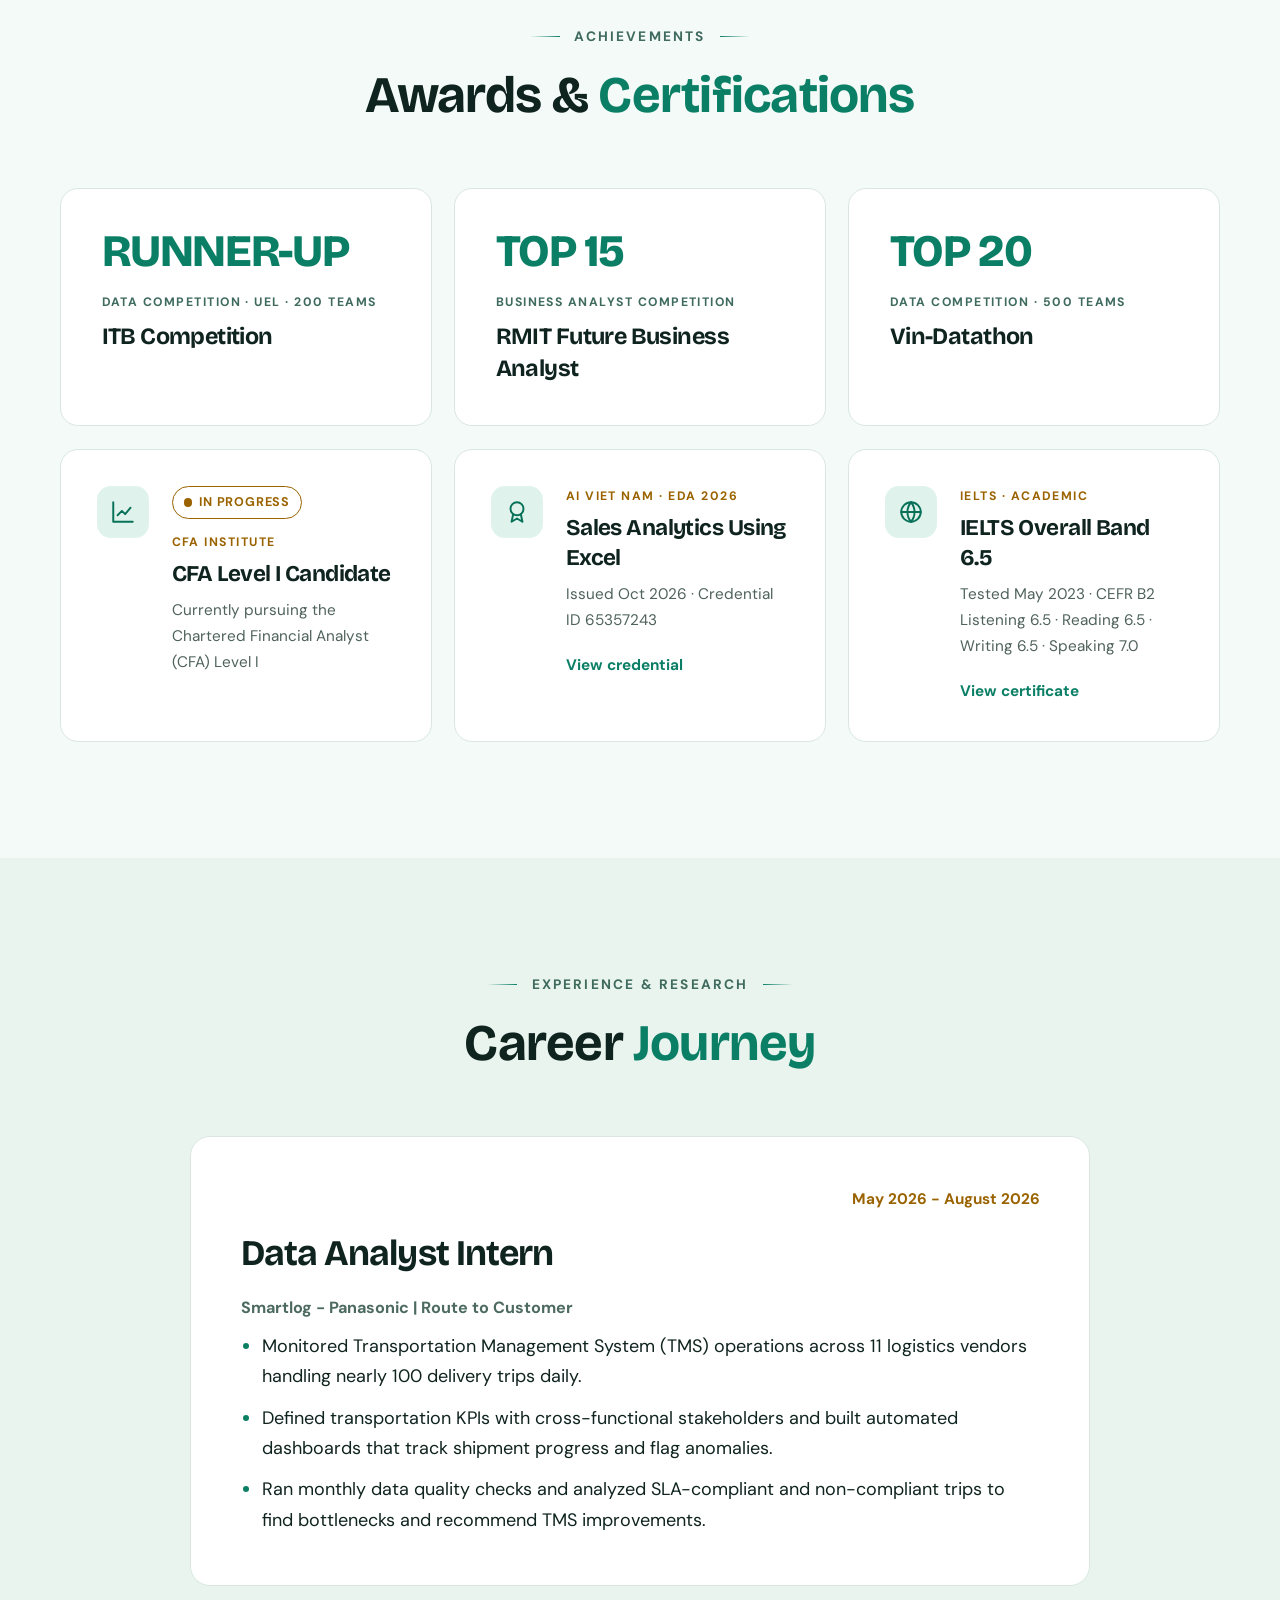
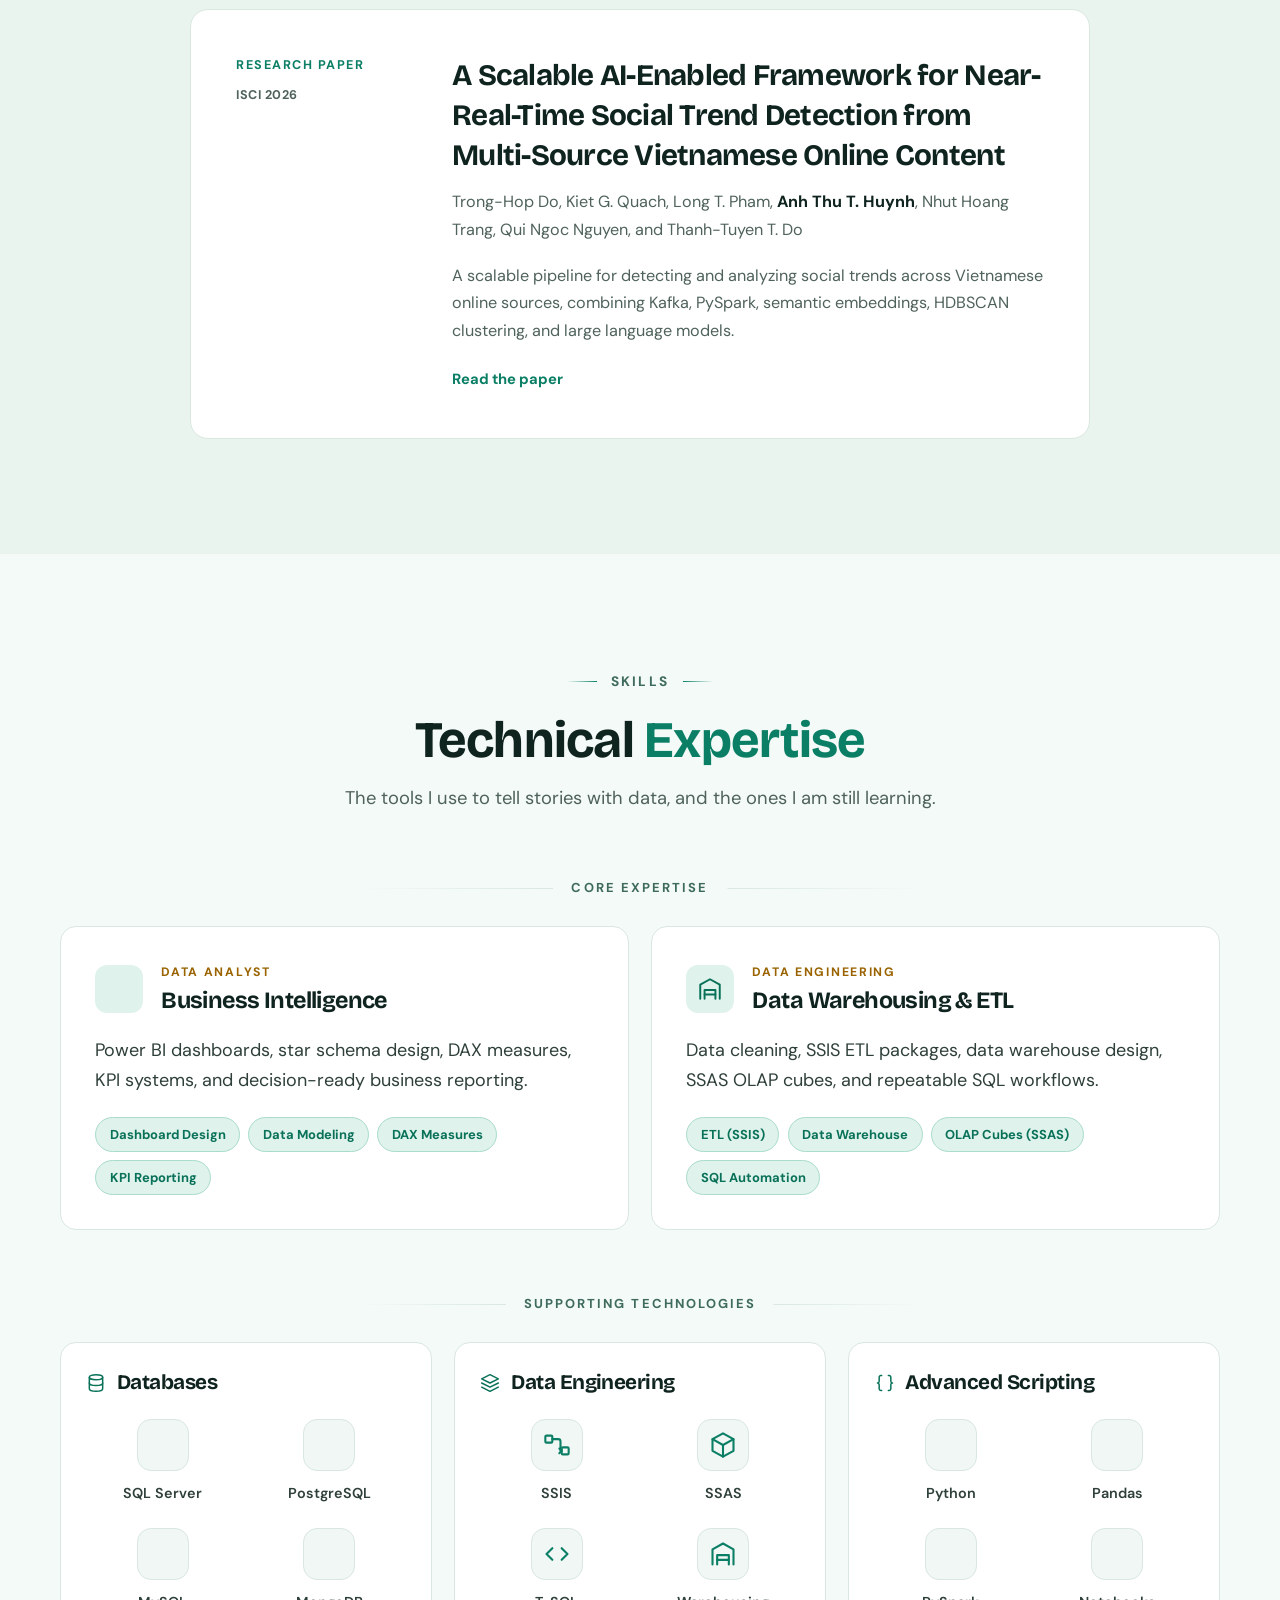
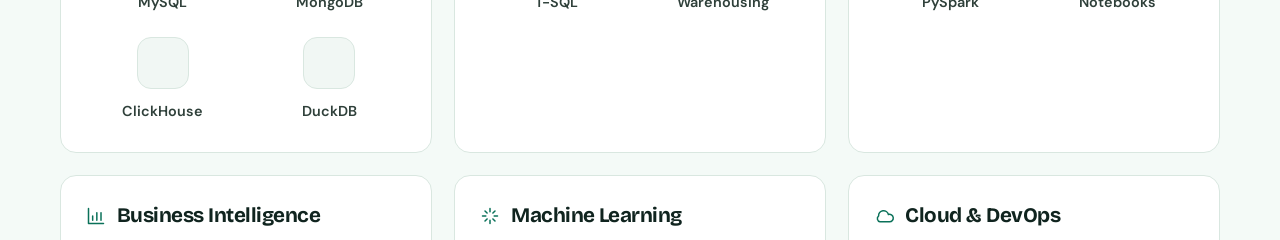
<file: projects/airbnb-la-data-warehouse/index.html>
<!DOCTYPE html>
<html lang="en">
<head>
  <meta charset="UTF-8">
  <meta name="viewport" content="width=device-width, initial-scale=1.0">
  <meta name="theme-color" content="#08110e">
  <meta name="description" content="Explore project details, approach, technical implementation, and outcomes.">
  <title>Project Details | Anh Thu</title>
  <script>
    (function () {
      var theme;
      try { theme = localStorage.getItem('theme'); } catch (e) {}
      if (theme !== 'light' && theme !== 'dark') {
        theme = window.matchMedia('(prefers-color-scheme: light)').matches ? 'light' : 'dark';
      }
      document.documentElement.dataset.theme = theme;
    })();
  </script>
  <link rel="stylesheet" href="/css/style.css?v=20261103a">
</head>
<body data-page="project-detail">
  <nav class="navbar detail-navbar">
    <div class="container nav-content">
      <a class="logo" href="/">Anh Thu<span>.</span></a>
      <div class="nav-actions">
        <a class="detail-contact" href="mailto:huynhtrananhthu.tk1@gmail.com">Let's Talk</a>
        <button class="theme-toggle" type="button" aria-label="Switch color theme">
          <svg class="icon-sun" viewBox="0 0 24 24" fill="none" stroke="currentColor" stroke-width="2" stroke-linecap="round" aria-hidden="true"><circle cx="12" cy="12" r="4"/><path d="M12 2v2M12 20v2M4.93 4.93l1.41 1.41M17.66 17.66l1.41 1.41M2 12h2M20 12h2M4.93 19.07l1.41-1.41M17.66 6.34l1.41-1.41"/></svg>
          <svg class="icon-moon" viewBox="0 0 24 24" fill="none" stroke="currentColor" stroke-width="2" stroke-linecap="round" stroke-linejoin="round" aria-hidden="true"><path d="M21 12.79A9 9 0 1 1 11.21 3 7 7 0 0 0 21 12.79z"/></svg>
        </button>
      </div>
    </div>
  </nav>

  <main id="projectDetail" aria-live="polite">
    <p class="project-load-error">Loading project details…</p>
  </main>

  <footer class="footer">
    <div class="container">
      <p>&copy; 2026 Anh Thu · Data Analyst &amp; Analytics Engineer</p>
      <p>Turning Data into Insights</p>
    </div>
  </footer>

  <script src="/js/script.js?v=20261103a"></script>
</body>
</html>
</file>
<file: css/style.css>
@import url('https://fonts.googleapis.com/css2?family=DM+Sans:wght@400;500;600;700&family=Bricolage+Grotesque:opsz,wght@12..96,400;12..96,500;12..96,600;12..96,700;12..96,800&display=swap');

:root {
  color-scheme: dark;
  --ink: #eef7f3;
  --muted: #9db3ab;
  --paper: #0b1512;
  --white: #08110e;
  --surface: #10201b;
  --section-alt: #0a1713;
  --accent: #3dd6a6;
  --accent-text: #6fe3be;
  --accent-hover: #5fddb4;
  --accent-soft: #12332a;
  --on-accent: #06120e;
  --line: #1f3530;
  --shadow: 0 18px 50px rgba(0, 0, 0, 0.3);
  --kicker: #a6cfc1;
  --subtle: #7f968e;
  --text-soft: #bfd2cb;
  --flow-text: #d3e3dd;
  --nav-bg: rgba(8, 17, 14, 0.82);
  --nav-border: rgba(255, 255, 255, 0.07);
  --btn-border: #2c4740;
  --card-hover-border: #2f8f72;
  --cover-bg: #13261f;
  --tag-border: #27403a;
  --tag-bg: #13241f;
  --tag-text: #bcd0c9;
  --phase-ring: #2b6b57;
  --image-bg: #060e0b;
  --gold: #f2ca5c;
  --company: #afc7be;
  --footer-bg: #050c0a;
  --success: #34d399;
  --logo-tile: #f1f7f4;
  --header-height: 76px;
  --contour: rgba(61, 214, 166, 0.13);
}

:root[data-theme='light'] {
  color-scheme: light;
  --ink: #10241f;
  --muted: #4f625b;
  --paper: #ffffff;
  --white: #f4faf7;
  --surface: #ffffff;
  --section-alt: #eaf4ef;
  --accent: #0b7f65;
  --accent-text: #0a7159;
  --accent-hover: #08654f;
  --accent-soft: #dff3ec;
  --on-accent: #ffffff;
  --line: #d9e7e0;
  --shadow: 0 18px 40px rgba(16, 60, 48, 0.1);
  --kicker: #3f6b5e;
  --subtle: #5e726b;
  --text-soft: #2f403a;
  --flow-text: #1c2d28;
  --nav-bg: rgba(244, 250, 247, 0.85);
  --nav-border: rgba(16, 48, 38, 0.08);
  --btn-border: #c3d8ce;
  --card-hover-border: #8fd0ba;
  --cover-bg: #e8f3ee;
  --tag-border: #d3e4dc;
  --tag-bg: #eef6f2;
  --tag-text: #2f403a;
  --phase-ring: #a9dcca;
  --image-bg: #eef6f2;
  --gold: #9a6300;
  --company: #4d6a60;
  --footer-bg: #e6f1ec;
  --success: #059669;
  --logo-tile: #f1f7f4;
  --contour: rgba(11, 127, 101, 0.14);
}

/* Dark text on a light background reads heavier, so loosen the tight display tracking */
:root[data-theme='light'] body {
  -webkit-font-smoothing: auto;
}

:root[data-theme='light'] h2 {
  letter-spacing: -0.015em;
}

:root[data-theme='light'] .logo {
  letter-spacing: -0.02em;
}

:root[data-theme='light'] .hero h1 {
  font-weight: 750;
  letter-spacing: -0.04em;
}

:root[data-theme='light'] .detail-hero h1 {
  letter-spacing: -0.015em;
}

:root[data-theme='light'] .detail-fact strong {
  font-weight: 700;
  letter-spacing: -0.015em;
}

:root[data-theme='light'] .subtitle {
  letter-spacing: -0.015em;
}

* {
  box-sizing: border-box;
  margin: 0;
  padding: 0;
}

html {
  font-size: 112.5%;
  scroll-behavior: smooth;
  scroll-padding-top: var(--header-height);
}

body {
  background: var(--white);
  color: var(--ink);
  font-family: 'DM Sans', sans-serif;
  line-height: 1.7;
  -webkit-font-smoothing: antialiased;
}

img {
  display: block;
  max-width: 100%;
}

a {
  color: inherit;
  text-decoration: none;
}

button,
input,
textarea {
  font: inherit;
}

a:focus-visible,
button:focus-visible,
input:focus-visible,
textarea:focus-visible {
  outline: 2px solid var(--accent);
  outline-offset: 4px;
}

.container {
  width: min(1160px, calc(100% - 64px));
  margin: 0 auto;
}

h1,
h2,
h3,
.logo {
  font-family: 'Bricolage Grotesque', sans-serif;
}

h2 {
  margin-bottom: 2.5rem;
  font-size: clamp(2rem, 4vw, 3rem);
  font-weight: 700;
  letter-spacing: -0.02em;
  line-height: 1.15;
}

.section-heading {
  margin-bottom: 3.5rem;
  text-align: center;
}

.section-heading h2 {
  margin-bottom: 0;
}

.section-heading h2 span {
  color: var(--accent);
}

.section-kicker {
  display: flex;
  align-items: center;
  justify-content: center;
  gap: 0.8rem;
  margin-bottom: 1rem;
  color: var(--kicker);
  font-size: 0.76rem;
  font-weight: 700;
  letter-spacing: 0.16em;
}

.section-kicker::before,
.section-kicker::after {
  width: 30px;
  height: 1px;
  background: linear-gradient(90deg, transparent, var(--accent));
  content: '';
}

.section-kicker::after {
  transform: rotate(180deg);
}

h3 {
  font-size: 1.25rem;
  font-weight: 700;
  letter-spacing: -0.025em;
  line-height: 1.35;
}

p {
  color: var(--muted);
}

section[id] {
  scroll-margin-top: var(--header-height);
}

/* Navigation */
.navbar {
  position: sticky;
  z-index: 20;
  top: 0;
  height: var(--header-height);
  background: var(--nav-bg);
  border-bottom: 1px solid var(--nav-border);
  backdrop-filter: blur(18px);
}

.nav-content {
  display: flex;
  height: 100%;
  align-items: center;
  justify-content: space-between;
}

.logo {
  color: var(--ink);
  white-space: nowrap;
  font-size: 1.25rem;
  font-weight: 800;
  letter-spacing: -0.03em;
}

.logo span {
  color: var(--accent);
}

.nav-links {
  display: flex;
  align-items: center;
  gap: clamp(1.2rem, 2.4vw, 2.25rem);
  list-style: none;
}

.nav-links a {
  color: var(--muted);
  font-size: 0.85rem;
  font-weight: 600;
  transition: color 180ms ease;
}

.nav-links a:hover {
  color: var(--accent);
}

.hamburger {
  display: none;
  width: 42px;
  height: 42px;
  align-items: center;
  justify-content: center;
  flex-direction: column;
  gap: 6px;
  border: 1px solid var(--line);
  border-radius: 50%;
  background: transparent;
  cursor: pointer;
}

.hamburger span {
  width: 16px;
  height: 1.5px;
  background: var(--ink);
  transition: transform 180ms ease;
}

.hamburger[aria-expanded='true'] span:first-child {
  transform: translateY(3.75px) rotate(45deg);
}

.hamburger[aria-expanded='true'] span:last-child {
  transform: translateY(-3.75px) rotate(-45deg);
}

.nav-actions {
  display: flex;
  align-items: center;
  gap: 0.75rem;
}

.theme-toggle {
  display: inline-flex;
  width: 42px;
  height: 42px;
  align-items: center;
  justify-content: center;
  border: 1px solid var(--line);
  border-radius: 50%;
  background: transparent;
  color: var(--ink);
  cursor: pointer;
  transition: border-color 180ms ease, color 180ms ease;
}

.theme-toggle:hover {
  border-color: var(--accent);
  color: var(--accent);
}

.theme-toggle svg {
  width: 18px;
  height: 18px;
}

.theme-toggle .icon-moon,
:root[data-theme='light'] .theme-toggle .icon-sun {
  display: none;
}

:root[data-theme='light'] .theme-toggle .icon-moon {
  display: block;
}

/* Introduction: statement on the left, facts at a glance on the right */
.hero {
  background: var(--white);
}

.hero-content {
  position: relative;
  display: grid;
  min-height: min(760px, calc(100svh - var(--header-height)));
  grid-template-columns: minmax(0, 1.35fr) minmax(280px, 0.65fr);
  align-items: center;
  gap: clamp(2.5rem, 6vw, 6rem);
  padding: clamp(4rem, 8vw, 7rem) max(32px, calc((100% - 1160px) / 2));
  background: var(--white);
}

.hero-panel {
  position: relative;
  padding: 1.75rem;
  border: 1px solid var(--line);
  border-radius: 16px;
  background: var(--surface);
}

.hero-panel-label {
  margin-bottom: 1.25rem;
  color: var(--kicker);
  font-size: 0.68rem;
  font-weight: 700;
  letter-spacing: 0.18em;
}

.hero-facts div {
  padding: 0.9rem 0;
  border-top: 1px solid var(--line);
}

.hero-facts div:last-child {
  padding-bottom: 0;
}

.hero-facts dt {
  margin-bottom: 0.2rem;
  color: var(--subtle);
  font-size: 0.72rem;
  font-weight: 700;
  letter-spacing: 0.06em;
  text-transform: uppercase;
}

.hero-facts dd {
  margin: 0;
  color: var(--ink);
  font-size: 0.95rem;
  line-height: 1.5;
}

/* Faint map contours behind the introduction */
.hero-content::before {
  position: absolute;
  inset: 0;
  background: var(--contour);
  content: '';
  pointer-events: none;
  -webkit-mask: url('/images/contours.svg') center / cover no-repeat;
  mask: url('/images/contours.svg') center / cover no-repeat;
}

.hero-text {
  position: relative;
}

.hero-text {
  width: min(100%, 660px);
  /* Lets the one-line blog flag shrink instead of widening the grid column */
  min-width: 0;
}

.eyebrow {
  margin-bottom: 1.5rem;
  color: var(--accent-text);
  font-size: 0.72rem;
  font-weight: 700;
  letter-spacing: 0.19em;
}

.hero h1 {
  margin-bottom: 1.25rem;
  font-size: clamp(4.2rem, 7.6vw, 7.4rem);
  font-weight: 800;
  letter-spacing: -0.035em;
  line-height: 0.94;
}

.hero h1 span {
  color: var(--accent);
}

.subtitle {
  margin-bottom: 0.75rem;
  color: var(--ink);
  font-family: 'Bricolage Grotesque', sans-serif;
  font-size: clamp(1.1rem, 1.7vw, 1.4rem);
  font-weight: 600;
  letter-spacing: -0.015em;
}

.description {
  max-width: 430px;
  margin-bottom: 2rem;
  font-size: 0.98rem;
}

.hero-buttons {
  display: flex;
  flex-wrap: wrap;
  gap: 0.75rem;
}

.btn {
  display: inline-flex;
  min-height: 48px;
  align-items: center;
  justify-content: center;
  gap: 0.65rem;
  padding: 0.7rem 1.25rem;
  border: 1px solid transparent;
  border-radius: 999px;
  cursor: pointer;
  font-size: 0.85rem;
  font-weight: 700;
  transition: background 180ms ease, color 180ms ease, border-color 180ms ease, transform 180ms ease;
}

.btn:hover {
  transform: translateY(-2px);
}

.btn-primary {
  background: var(--accent);
  color: var(--on-accent);
}

.btn-primary:hover {
  background: var(--accent-hover);
  color: var(--on-accent);
}

.btn-secondary {
  border-color: var(--btn-border);
  color: var(--ink);
}

.btn-secondary:hover {
  border-color: var(--accent);
  background: var(--surface);
}

.hero-socials {
  display: flex;
  gap: 1.5rem;
  margin-top: 2.5rem;
}

.hero-socials a {
  color: var(--muted);
  font-size: 0.78rem;
  font-weight: 700;
  transition: color 180ms ease;
}

.hero-socials a:hover {
  color: var(--accent);
}

.hero-socials span {
  padding-left: 0.2rem;
}

/* Blog: highlighted nav link, hero flag and the latest-posts band */
.nav-links a.nav-blog {
  display: inline-flex;
  align-items: center;
  gap: 0.45rem;
  padding: 0.4rem 0.85rem;
  border: 1px solid var(--accent);
  border-radius: 999px;
  color: var(--accent-text);
  transition: background 180ms ease, color 180ms ease;
}

.nav-links a.nav-blog:hover {
  background: var(--accent-soft);
  color: var(--accent-text);
}

.nav-blog-dot {
  width: 6px;
  height: 6px;
  border-radius: 50%;
  background: var(--gold);
}

.blog-flag {
  display: inline-flex;
  max-width: 100%;
  align-items: center;
  gap: 0.6rem;
  margin-bottom: 1.5rem;
  padding: 0.35rem 0.9rem 0.35rem 0.35rem;
  border: 1px solid var(--line);
  border-radius: 999px;
  background: var(--surface);
  color: var(--ink);
  font-size: 0.82rem;
  font-weight: 600;
  transition: border-color 180ms ease, transform 180ms ease;
}

.blog-flag:hover {
  border-color: var(--accent);
  transform: translateY(-2px);
}

.blog-flag-tag {
  flex: none;
  padding: 0.2rem 0.6rem;
  border-radius: 999px;
  background: var(--accent);
  color: var(--on-accent);
  font-size: 0.66rem;
  font-weight: 700;
  letter-spacing: 0.08em;
  text-transform: uppercase;
}

.blog-flag-text {
  min-width: 0;
  overflow: hidden;
  text-overflow: ellipsis;
  white-space: nowrap;
}

.blog-flag-arrow {
  flex: none;
  color: var(--accent-text);
}

.blog-band {
  padding: clamp(5rem, 9vw, 8rem) 0;
  border-block: 1px solid var(--line);
  background: var(--accent-soft);
}

.blog-band-inner {
  display: grid;
  grid-template-columns: minmax(0, 1fr) minmax(0, 1.1fr);
  align-items: center;
  gap: clamp(2rem, 5vw, 4rem);
}

.blog-kicker {
  margin-bottom: 1rem;
  color: var(--accent-text);
  font-size: 0.76rem;
  font-weight: 700;
  letter-spacing: 0.16em;
}

.blog-intro h2 {
  margin-bottom: 1.25rem;
}

.blog-intro h2 span {
  color: var(--accent-text);
}

.blog-intro p {
  margin-bottom: 1rem;
  color: var(--text-soft);
  font-size: 1.02rem;
  line-height: 1.75;
}

.blog-intro .blog-lang {
  color: var(--muted);
  font-size: 0.88rem;
}

.blog-intro .btn {
  margin-top: 0.5rem;
}

.blog-posts {
  display: grid;
  gap: 1rem;
  list-style: none;
}

.blog-post {
  display: block;
  padding: 1.25rem 1.4rem;
  border: 1px solid var(--line);
  border-radius: 16px;
  background: var(--surface);
  color: inherit;
  transition: transform 200ms ease, box-shadow 200ms ease, border-color 200ms ease;
}

.blog-post:hover {
  transform: translateY(-3px);
  border-color: var(--card-hover-border);
  box-shadow: var(--shadow);
}

.blog-post-meta {
  display: flex;
  flex-wrap: wrap;
  align-items: center;
  gap: 0.4rem 0.75rem;
  margin-bottom: 0.5rem;
  color: var(--muted);
  font-size: 0.75rem;
  font-weight: 600;
}

.blog-post-type {
  color: var(--accent-text);
  font-size: 0.68rem;
  font-weight: 700;
  letter-spacing: 0.1em;
  text-transform: uppercase;
}

.blog-post h3 {
  margin-bottom: 0.35rem;
  font-size: 1.05rem;
}

.blog-post p {
  display: -webkit-box;
  overflow: hidden;
  color: var(--muted);
  font-size: 0.88rem;
  -webkit-box-orient: vertical;
  -webkit-line-clamp: 2;
}

@media (max-width: 900px) {
  .blog-band-inner {
    grid-template-columns: 1fr;
  }
}

.scroll-cue {
  position: absolute;
  right: clamp(2rem, 4vw, 4rem);
  bottom: 2rem;
  display: flex;
  align-items: center;
  gap: 0.65rem;
  color: var(--subtle);
  font-size: 0.6rem;
  font-weight: 700;
  letter-spacing: 0.15em;
}

.scroll-cue span {
  width: 30px;
  height: 1px;
  background: var(--accent);
}

/* About */
.about,
.achievements,
.skills {
  padding: clamp(5rem, 9vw, 8rem) 0;
  background: var(--white);
}

.about-content {
  max-width: 760px;
  margin: 0 auto;
}

.about-text p {
  margin-bottom: 1.15rem;
  color: var(--text-soft);
  font-size: 1.08rem;
  line-height: 1.8;
}

.about-text p strong {
  color: var(--ink);
  font-weight: 600;
}

.availability {
  display: inline-flex;
  align-items: center;
  gap: 0.65rem;
  margin-top: 0.4rem;
  padding: 0.65rem 1.1rem;
  border: 1px solid var(--line);
  border-radius: 999px;
  background: var(--surface);
  color: var(--ink);
  font-size: 0.88rem;
  font-weight: 700;
  transition: border-color 180ms ease, transform 180ms ease;
}

.availability:hover {
  border-color: var(--accent);
  transform: translateY(-2px);
}

.status-dot {
  position: relative;
  width: 8px;
  height: 8px;
  border-radius: 50%;
  background: var(--success);
}

.status-dot::after {
  position: absolute;
  inset: 0;
  border-radius: 50%;
  background: var(--success);
  animation: status-pulse 2s ease-out infinite;
  content: '';
}

@keyframes status-pulse {
  from {
    opacity: 0.6;
    transform: scale(1);
  }

  to {
    opacity: 0;
    transform: scale(2.6);
  }
}

/* Certificates */
.certificates-grid {
  display: grid;
  grid-template-columns: repeat(3, minmax(0, 1fr));
  gap: 1.25rem;
}

.certificate-card {
  display: flex;
  align-items: flex-start;
  gap: 1.25rem;
  padding: clamp(1.4rem, 3.5vw, 2rem);
  border: 1px solid var(--line);
  border-radius: 18px;
  background: var(--surface);
  transition: border-color 200ms ease, transform 200ms ease;
}

.certificate-card:hover {
  border-color: var(--card-hover-border);
  transform: translateY(-3px);
}

.certificate-badge {
  display: grid;
  width: 52px;
  height: 52px;
  flex: 0 0 auto;
  place-items: center;
  border-radius: 14px;
  background: var(--accent-soft);
  color: var(--accent-text);
}

.certificate-badge svg {
  width: 26px;
  height: 26px;
}

.certificate-issuer {
  margin-bottom: 0.35rem;
  color: var(--gold);
  font-size: 0.68rem;
  font-weight: 700;
  letter-spacing: 0.12em;
  text-transform: uppercase;
}

.certificate-card h3 {
  margin-bottom: 0.4rem;
  font-size: clamp(1.05rem, 2vw, 1.25rem);
}

.certificate-meta {
  margin-bottom: 0.9rem;
  font-size: 0.85rem;
}

.certificate-link {
  display: inline-flex;
  gap: 0.35rem;
  color: var(--accent);
  font-size: 0.85rem;
  font-weight: 700;
}

.certificate-link:hover {
  color: var(--accent-hover);
}

/* Projects */
.projects,
.experience,
.contact {
  padding: clamp(5rem, 9vw, 8rem) 0;
  background: var(--section-alt);
}

.publication-card {
  display: grid;
  max-width: 900px;
  margin: 1.25rem auto 0;
  grid-template-columns: 180px minmax(0, 1fr);
  gap: 2rem;
  padding: clamp(1.5rem, 4vw, 2.5rem);
  border: 1px solid var(--line);
  border-radius: 18px;
  background: var(--surface);
}

.publication-meta {
  display: flex;
  align-items: flex-start;
  flex-direction: column;
  gap: 0.5rem;
}

.publication-label,
.publication-year {
  color: var(--accent);
  font-size: 0.7rem;
  font-weight: 700;
  letter-spacing: 0.12em;
}

.publication-year {
  color: var(--muted);
  letter-spacing: 0.04em;
}

.publication-details h3 {
  max-width: 850px;
  margin-bottom: 0.75rem;
  font-size: clamp(1.2rem, 2.5vw, 1.65rem);
}

.publication-authors,
.publication-summary {
  margin-bottom: 1rem;
  font-size: 0.9rem;
}

.publication-authors strong {
  color: var(--ink);
}

.publication-summary {
  max-width: 760px;
}

.publication-link {
  display: inline-flex;
  align-items: center;
  gap: 0.35rem;
  margin: 0.25rem 1.25rem 0 0;
  color: var(--accent);
  font-size: 0.82rem;
  font-weight: 700;
}

.publication-link:hover {
  color: var(--accent-hover);
}

.awards-grid {
  display: grid;
  grid-template-columns: repeat(3, minmax(0, 1fr));
  gap: 1.25rem;
  margin-bottom: 1.25rem;
}

.award-card {
  display: flex;
  flex-direction: column;
  align-items: flex-start;
  gap: 1rem;
  padding: clamp(1.5rem, 4vw, 2.25rem);
  border: 1px solid var(--line);
  border-radius: 18px;
  background: var(--surface);
}

.award-rank {
  flex: 0 0 auto;
  color: var(--accent);
  font-family: 'Bricolage Grotesque', sans-serif;
  font-size: clamp(1.8rem, 4vw, 2.5rem);
  font-weight: 800;
  letter-spacing: -0.03em;
  line-height: 1;
}

.award-category {
  margin-bottom: 0.45rem;
  color: var(--kicker);
  font-size: 0.68rem;
  font-weight: 700;
  letter-spacing: 0.12em;
}

.award-card h3 {
  font-size: clamp(1.05rem, 2vw, 1.3rem);
}

@media (max-width: 1000px) {
  .awards-grid,
  .certificates-grid {
    grid-template-columns: repeat(2, minmax(0, 1fr));
  }
}

.projects-grid {
  display: grid;
  grid-template-columns: repeat(2, minmax(0, 1fr));
  gap: 1.5rem;
}

.project-badges {
  display: flex;
  flex-wrap: wrap;
  gap: 0.45rem;
}

.project-badges:not(:empty) {
  margin-bottom: 0.75rem;
}

.project-badges .project-status {
  margin-bottom: 0;
}

.project-award {
  display: inline-flex;
  padding: 0.25rem 0.65rem;
  border-radius: 999px;
  font-size: 0.7rem;
  font-weight: 700;
  letter-spacing: 0.06em;
  text-transform: uppercase;
  border: 1px solid var(--gold);
  color: var(--gold);
}

.project-card .project-summary {
  display: -webkit-box;
  overflow: hidden;
  -webkit-box-orient: vertical;
  -webkit-line-clamp: 3;
}

.project-facts {
  align-self: stretch;
  display: grid;
  grid-template-columns: repeat(3, minmax(0, 1fr));
  gap: 0.6rem;
  margin: 0 0 1.25rem;
}

.project-facts div {
  display: flex;
  flex-direction: column-reverse;
  justify-content: flex-end;
  gap: 0.2rem;
  padding: 0.7rem 0.8rem;
  border: 1px solid var(--line);
  border-radius: 12px;
  background: var(--accent-soft);
}

.project-facts dd {
  margin: 0;
  color: var(--accent-text);
  font-size: 1.15rem;
  font-weight: 800;
  line-height: 1.15;
  overflow-wrap: anywhere;
}

.project-facts dt {
  color: var(--muted);
  font-size: 0.72rem;
  line-height: 1.35;
}

.tag-more {
  border-style: dashed;
  background: transparent;
}

@media (max-width: 900px) {
  .projects-grid {
    grid-template-columns: 1fr;
  }
}

@media (max-width: 420px) {
  .project-facts {
    grid-template-columns: repeat(2, minmax(0, 1fr));
  }
}

.projects-grid[hidden] {
  display: none;
}

.project-tabs {
  display: flex;
  flex-wrap: wrap;
  justify-content: center;
  gap: 0.6rem;
  margin-bottom: 2rem;
}

.project-tab {
  display: inline-flex;
  align-items: center;
  gap: 0.55rem;
  padding: 0.6rem 1.1rem;
  border: 1px solid var(--btn-border);
  border-radius: 999px;
  background: transparent;
  color: var(--muted);
  font: inherit;
  font-size: 0.92rem;
  font-weight: 600;
  cursor: pointer;
  transition: border-color 0.2s ease, color 0.2s ease, background 0.2s ease;
}

.project-tab span {
  display: inline-grid;
  min-width: 1.5rem;
  height: 1.5rem;
  padding: 0 0.35rem;
  place-items: center;
  border-radius: 999px;
  background: var(--tag-bg);
  color: var(--tag-text);
  font-size: 0.75rem;
}

.project-tab:hover,
.project-tab:focus-visible {
  border-color: var(--accent);
  color: var(--ink);
}

.project-tab[aria-selected='true'] {
  border-color: var(--accent);
  background: var(--accent);
  color: var(--on-accent);
}

.project-tab[aria-selected='true'] span {
  background: rgba(255, 255, 255, 0.25);
  color: inherit;
}

.project-card {
  display: flex;
  flex-direction: column;
  overflow: hidden;
  border: 1px solid var(--line);
  border-radius: 18px;
  background: var(--surface);
  color: inherit;
  transition: transform 200ms ease, box-shadow 200ms ease, border-color 200ms ease;
}

.project-card:hover {
  transform: translateY(-5px);
  border-color: var(--card-hover-border);
  box-shadow: var(--shadow);
}

.project-cover {
  aspect-ratio: 2 / 1;
  overflow: hidden;
  background: var(--cover-bg);
}

.project-cover img {
  width: 100%;
  height: 100%;
  object-fit: cover;
  transition: transform 350ms ease;
}

.project-card:hover .project-cover img {
  transform: scale(1.035);
}

.project-body {
  display: flex;
  flex: 1;
  flex-direction: column;
  align-items: flex-start;
  padding: 1.5rem;
}

.project-body .project-details-link {
  margin-top: auto;
}

.project-status {
  display: inline-flex;
  align-items: center;
  gap: 0.4rem;
  margin-bottom: 0.75rem;
  padding: 0.25rem 0.65rem;
  border: 1px solid var(--gold);
  border-radius: 999px;
  color: var(--gold);
  font-size: 0.7rem;
  font-weight: 700;
  letter-spacing: 0.06em;
  text-transform: uppercase;
}

.project-status::before {
  width: 0.45rem;
  height: 0.45rem;
  border-radius: 50%;
  background: currentColor;
  content: '';
}

.project-category {
  margin-bottom: 0.6rem;
  color: var(--accent-text);
  font-size: 0.68rem;
  font-weight: 700;
  letter-spacing: 0.12em;
  text-transform: uppercase;
}

.project-card h3 {
  margin-bottom: 0.75rem;
}

.project-card p {
  margin-bottom: 1.2rem;
  font-size: 0.9rem;
}

.project-tags,
.skill-tags {
  display: flex;
  flex-wrap: wrap;
  gap: 0.45rem;
}

.project-tags {
  margin-bottom: 1.25rem;
}

.tag {
  display: inline-flex;
  padding: 0.3rem 0.65rem;
  border: 1px solid var(--tag-border);
  border-radius: 999px;
  background: var(--tag-bg);
  color: var(--tag-text);
  font-size: 0.72rem;
  font-weight: 600;
}

.project-links {
  display: flex;
  gap: 0.7rem;
}

.project-links a {
  color: var(--accent);
  font-size: 0.8rem;
  font-weight: 700;
}

.project-links a:hover {
  color: var(--accent-hover);
}

.project-details-link {
  display: inline-flex;
  align-items: center;
  gap: 0.4rem;
  color: var(--accent);
  font-size: 0.8rem;
  font-weight: 700;
}

/* Project details */
.detail-navbar .nav-content {
  justify-content: space-between;
}

.detail-contact,
.detail-action {
  color: var(--ink);
  font-size: 0.95rem;
  font-weight: 700;
}

.detail-contact span,
.detail-action span {
  color: var(--accent);
}

.detail-hero {
  padding-top: clamp(2rem, 5vw, 4rem);
  padding-bottom: clamp(3rem, 6vw, 5rem);
}

.detail-navigation {
  display: flex;
  align-items: center;
  justify-content: space-between;
  gap: 1rem;
  margin-bottom: clamp(2.5rem, 6vw, 5rem);
}

.detail-actions {
  display: flex;
  flex-wrap: wrap;
  justify-content: flex-end;
  gap: 0.5rem 1.5rem;
}

.detail-back {
  color: var(--muted);
  font-size: 0.95rem;
  font-weight: 700;
}

.detail-back:hover,
.detail-action:hover,
.detail-contact:hover {
  color: var(--accent);
}

.detail-category {
  margin-bottom: 0.8rem;
  color: var(--accent-text);
  font-size: 0.85rem;
  font-weight: 700;
  letter-spacing: 0.12em;
  text-transform: uppercase;
}

.detail-hero h1 {
  max-width: 900px;
  margin-bottom: 1rem;
  font-size: clamp(2.4rem, 6vw, 5rem);
  font-weight: 700;
  letter-spacing: -0.02em;
  line-height: 1.12;
}

.detail-summary {
  max-width: 760px;
  font-size: clamp(1.08rem, 1.7vw, 1.25rem);
  line-height: 1.8;
}

.detail-facts {
  display: grid;
  grid-template-columns: repeat(4, minmax(0, 1fr));
  gap: 1px;
  margin-top: 2.5rem;
  border: 1px solid var(--line);
  border-radius: 16px;
  background: var(--line);
  overflow: hidden;
}

.detail-fact {
  display: flex;
  min-height: 116px;
  justify-content: center;
  flex-direction: column;
  gap: 0.4rem;
  padding: 1.2rem;
  background: var(--surface);
}

.detail-fact strong {
  font-family: 'Bricolage Grotesque', sans-serif;
  font-size: clamp(1.2rem, 2vw, 1.7rem);
  letter-spacing: -0.015em;
  line-height: 1.25;
  overflow-wrap: anywhere;
}

.detail-fact span {
  color: var(--muted);
  font-size: 0.9rem;
  line-height: 1.5;
}

.detail-tags {
  display: flex;
  flex-wrap: wrap;
  gap: 0.45rem;
  margin-top: 1.25rem;
}

.detail-tags .tag {
  padding: 0.4rem 0.75rem;
  font-size: 0.84rem;
}

.detail-phases {
  border-top: 1px solid var(--line);
  background: var(--section-alt);
}

.detail-phase {
  display: grid;
  grid-template-columns: 160px minmax(0, 1fr);
  gap: clamp(1.5rem, 5vw, 4rem);
  padding-top: clamp(3rem, 7vw, 5rem);
  padding-bottom: clamp(3rem, 7vw, 5rem);
  border-bottom: 1px solid var(--line);
}

.phase-marker {
  display: flex;
  align-items: flex-start;
  gap: 0.85rem;
  color: var(--muted);
  font-size: 0.82rem;
  font-weight: 700;
  letter-spacing: 0.06em;
  line-height: 1.65;
  text-transform: uppercase;
}

.phase-marker strong {
  display: grid;
  width: 38px;
  height: 38px;
  flex: 0 0 auto;
  place-items: center;
  border: 1px solid var(--phase-ring);
  border-radius: 50%;
  color: var(--accent);
  font-size: 0.9rem;
}

.phase-content h2 {
  margin-bottom: 1rem;
  font-size: clamp(1.7rem, 3vw, 2.4rem);
}

.phase-summary {
  max-width: 820px;
  margin-bottom: 1.5rem;
  font-size: 1.08rem;
  line-height: 1.8;
}

.detail-card-list,
.detail-panel ul {
  display: grid;
  gap: 0.75rem;
  list-style: none;
}

.detail-card-list li {
  position: relative;
  padding: 1rem 1.1rem 1rem 2.7rem;
  border: 1px solid var(--line);
  border-radius: 12px;
  background: var(--surface);
  color: var(--text-soft);
  font-size: 1rem;
  line-height: 1.7;
}

.detail-card-list li::before {
  position: absolute;
  top: 1.65rem;
  left: 1.2rem;
  width: 6px;
  height: 6px;
  border-radius: 50%;
  background: var(--accent);
  content: '';
}

.detail-step-list {
  display: grid;
  grid-template-columns: repeat(2, minmax(0, 1fr));
  gap: 0.8rem;
  list-style: none;
}

.detail-step-list li,
.detail-panel {
  padding: 1.2rem;
  border: 1px solid var(--line);
  border-radius: 12px;
  background: var(--surface);
}

.detail-step-list li span,
.detail-panel > span {
  display: block;
  margin-bottom: 0.55rem;
  color: var(--accent);
  font-size: 0.82rem;
  font-weight: 700;
  letter-spacing: 0.08em;
  text-transform: uppercase;
}

.detail-step-list li p,
.detail-panel p,
.detail-panel li {
  color: var(--text-soft);
  font-size: 0.98rem;
  line-height: 1.7;
}

.architecture-flow {
  display: flex;
  flex-wrap: wrap;
  align-items: center;
  gap: 0.65rem;
  margin-bottom: 1.5rem;
  list-style: none;
}

.architecture-flow li {
  display: inline-flex;
  align-items: center;
  gap: 0.65rem;
  color: var(--flow-text);
  font-size: 0.92rem;
  font-weight: 600;
}

.architecture-flow .flow-sep {
  display: inline-block;
  width: 14px;
  height: 1.5px;
  background: var(--phase-ring);
}

.before-after,
.implementation-grid {
  display: grid;
  grid-template-columns: repeat(2, minmax(0, 1fr));
  gap: 0.85rem;
}

.detail-panel h3 {
  margin-bottom: 0.9rem;
  font-size: 1.1rem;
}

.detail-panel li {
  position: relative;
  padding-left: 1rem;
}

.detail-panel li::before {
  position: absolute;
  top: 0.72em;
  left: 0;
  width: 5px;
  height: 5px;
  border-radius: 50%;
  background: var(--accent);
  content: '';
}

.kpi-subtitle {
  margin: 2.75rem 0 0.9rem;
  font-size: clamp(1.3rem, 2.2vw, 1.6rem);
}

.detail-step-list + .detail-visuals {
  margin-top: 1.25rem;
}

.model-question {
  margin-bottom: 0.9rem;
  color: var(--accent-text);
  font-size: 1.05rem;
  font-weight: 600;
}

.model-table-wrap {
  margin-top: 1.25rem;
  overflow-x: auto;
  border: 1px solid var(--line);
  border-radius: 12px;
  background: var(--surface);
}

.model-table {
  width: 100%;
  min-width: 560px;
  border-collapse: collapse;
  font-size: 0.95rem;
}

.model-table caption {
  padding: 1rem 1.1rem 0.4rem;
  color: var(--accent);
  font-size: 0.82rem;
  font-weight: 700;
  letter-spacing: 0.08em;
  text-align: left;
  text-transform: uppercase;
}

.model-table th,
.model-table td {
  padding: 0.7rem 1.1rem;
  border-top: 1px solid var(--line);
  color: var(--text-soft);
  line-height: 1.55;
  text-align: left;
  vertical-align: top;
}

.model-table thead th {
  color: var(--ink);
  font-weight: 700;
}

.model-table tbody th {
  color: var(--ink);
  font-weight: 600;
}

.model-table-wrap + .model-table-wrap,
.model-table-wrap + .detail-visuals,
.model-table-wrap + .implementation-grid,
.detail-visuals + .implementation-grid {
  margin-top: 1.25rem;
}

.kpi-map {
  display: grid;
  grid-template-columns: 130px minmax(0, 1fr);
  align-items: center;
  gap: 0 2rem;
}

.kpi-map-root {
  position: relative;
  display: grid;
  gap: 0.3rem;
  padding: 1.1rem;
  border-radius: 14px;
  background: var(--accent);
  color: var(--on-accent);
  text-align: center;
}

.kpi-map-root strong {
  font-size: 1.05rem;
  line-height: 1.3;
}

.kpi-map-root span {
  font-size: 0.8rem;
  opacity: 0.85;
}

/* Connector from the root to the spine of the page branches */
.kpi-map-root::after {
  position: absolute;
  top: 50%;
  left: 100%;
  width: 1rem;
  border-top: 2px solid var(--phase-ring);
  content: '';
}

.kpi-map-pages {
  display: grid;
  gap: 1rem;
  list-style: none;
}

.kpi-map-page {
  position: relative;
  display: grid;
  grid-template-columns: 150px minmax(0, 1fr);
  align-items: center;
  gap: 1.25rem;
}

/* Spine on the left of each page branch plus its elbow to the page node */
.kpi-map-page::before {
  position: absolute;
  top: -0.5rem;
  bottom: -0.5rem;
  left: -1rem;
  border-left: 2px solid var(--phase-ring);
  content: '';
}

.kpi-map-page:first-child::before {
  top: 50%;
}

.kpi-map-page:last-child::before {
  bottom: 50%;
}

.kpi-map-node {
  position: relative;
  display: grid;
  gap: 0.2rem;
  padding: 0.85rem 0.95rem;
  border: 2px solid var(--accent);
  border-radius: 12px;
  background: var(--accent-soft);
}

.kpi-map-node::before {
  position: absolute;
  top: 50%;
  right: 100%;
  width: 1rem;
  border-top: 2px solid var(--phase-ring);
  content: '';
}

.kpi-map-node::after {
  position: absolute;
  top: 50%;
  left: 100%;
  width: 1.25rem;
  border-top: 2px solid var(--phase-ring);
  content: '';
}

.kpi-map-node span {
  color: var(--accent-text);
  font-size: 0.72rem;
  font-weight: 700;
  letter-spacing: 0.08em;
  text-transform: uppercase;
}

.kpi-map-node strong {
  color: var(--ink);
  font-size: 1.1rem;
}

.kpi-map-node em {
  color: var(--text-soft);
  font-size: 0.85rem;
  line-height: 1.45;
}

.kpi-map-leaves {
  display: grid;
  grid-template-columns: repeat(auto-fill, minmax(140px, 1fr));
  gap: 0.5rem;
  padding: 0.6rem;
  border: 1px dashed var(--phase-ring);
  border-radius: 14px;
  list-style: none;
}

.kpi-tile {
  display: flex;
  flex-direction: column;
  gap: 0.5rem;
  padding: 0.7rem 0.75rem;
  border: 1px solid var(--line);
  border-radius: 12px;
  background: var(--surface);
}

.kpi-tile h4 {
  color: var(--ink);
  font-size: 0.98rem;
  font-weight: 800;
  line-height: 1.25;
}

.kpi-tile h4 span {
  display: block;
  margin-top: 0.15rem;
  color: var(--muted);
  font-size: 0.8rem;
  font-weight: 500;
}

.kpi-formula {
  margin-top: auto;
  padding: 0.45rem 0.5rem;
  border-radius: 8px;
  background: var(--accent-soft);
  color: var(--accent-text);
  font-size: 0.8rem;
  font-weight: 600;
  line-height: 1.4;
  text-align: center;
}

.kpi-fraction {
  display: flex;
  flex-direction: column;
  align-items: center;
}

.kpi-fraction span:first-child {
  padding-bottom: 0.3rem;
  border-bottom: 1.5px solid currentColor;
}

.kpi-fraction span:last-child {
  padding-top: 0.3rem;
}

.detail-image {
  width: 100%;
  max-height: 620px;
  margin: 0 0 1rem;
  border: 1px solid var(--line);
  border-radius: 14px;
  object-fit: contain;
  background: var(--image-bg);
}

.detail-visuals {
  display: grid;
  gap: 1.25rem;
  margin-bottom: 1.5rem;
}

.implementation-grid + .detail-visuals {
  margin-top: 1.5rem;
}

.detail-figure {
  overflow: hidden;
  border: 1px solid var(--line);
  border-radius: 14px;
  background: #f8f8f6;
}

.detail-figure a {
  display: block;
}

.detail-figure img {
  width: 100%;
  height: auto;
  max-height: 620px;
  margin: 0 auto;
  object-fit: contain;
}

/* Small source images stay at their natural width instead of being stretched blurry */
.detail-figure img.figure-narrow {
  display: block;
}

.detail-figure figcaption {
  padding: 0.9rem 1.1rem;
  border-top: 1px solid #dededb;
  background: #f8f8f6;
  color: #34343b;
  font-size: 0.95rem;
  line-height: 1.6;
}

.slide-viewer {
  overflow: hidden;
  border: 1px solid var(--line);
  border-radius: 14px;
  background: var(--surface);
}

.slide-stage {
  display: block;
  background: var(--image-bg);
}

.slide-stage img {
  display: block;
  width: 100%;
  height: auto;
  aspect-ratio: 16 / 9;
}

.slide-controls {
  display: flex;
  flex-wrap: wrap;
  align-items: center;
  gap: 0.75rem;
  padding: 0.85rem 1.1rem;
  border-top: 1px solid var(--line);
}

.slide-nav {
  height: 2.5rem;
  padding: 0 1rem;
  border: 1px solid var(--btn-border);
  border-radius: 999px;
  background: transparent;
  color: var(--ink);
  font-size: 0.85rem;
  font-weight: 600;
  cursor: pointer;
}

.slide-nav:hover,
.slide-nav:focus-visible {
  border-color: var(--accent);
  color: var(--accent);
}

.slide-counter {
  min-width: 4.5rem;
  color: var(--muted);
  font-size: 0.95rem;
  text-align: center;
  font-variant-numeric: tabular-nums;
}

.slide-download {
  margin-left: auto;
}

.detail-related {
  display: grid;
  gap: 0.6rem;
  justify-items: start;
  margin-top: 1.25rem;
  border-color: var(--phase-ring);
}

.detail-related h3 {
  margin-bottom: 0;
}

.detail-back-bottom {
  display: inline-flex;
  gap: 0.4rem;
  margin-top: 1.75rem;
}

.project-load-error {
  width: min(1160px, calc(100% - 64px));
  margin: 4rem auto;
  color: var(--muted);
  text-align: center;
}

/* Recommendations: per-page actions and the overall action plan */
.detail-step-list li p.plan-meta,
.plan-meta {
  margin-top: 0.55rem;
  color: var(--muted);
  font-size: 0.86rem;
  line-height: 1.55;
}

.plan-meta strong {
  color: var(--accent-text);
  font-weight: 700;
}

.action-plan {
  display: grid;
  gap: 0.85rem;
  list-style: none;
}

.action-plan-item {
  display: grid;
  grid-template-columns: 150px minmax(0, 1fr);
  overflow: hidden;
  border: 1px solid var(--line);
  border-radius: 14px;
  background: var(--surface);
}

.action-plan-head {
  display: flex;
  flex-direction: column;
  gap: 0.35rem;
  padding: 1.2rem;
  border-right: 1px solid var(--line);
  background: var(--accent-soft);
}

.action-plan-head strong {
  color: var(--accent);
  font-family: 'Bricolage Grotesque', sans-serif;
  font-size: 1.8rem;
  font-weight: 800;
  line-height: 1;
}

.action-plan-head span {
  color: var(--ink);
  font-size: 0.85rem;
  font-weight: 700;
  line-height: 1.4;
}

.action-plan-body {
  padding: 1.2rem 1.35rem;
}

.action-plan-body h4 {
  margin-bottom: 0.4rem;
  color: var(--ink);
  font-family: 'Bricolage Grotesque', sans-serif;
  font-size: 1.12rem;
  font-weight: 700;
  line-height: 1.35;
}

.action-plan-body > p:not(.plan-meta) {
  color: var(--text-soft);
  font-size: 0.98rem;
  line-height: 1.7;
}

@media (max-width: 700px) {
  .action-plan-item {
    grid-template-columns: 1fr;
  }

  .action-plan-head {
    flex-direction: row;
    align-items: baseline;
    gap: 0.75rem;
    border-right: 0;
    border-bottom: 1px solid var(--line);
  }
}

/* Skills */
.section-subtitle {
  margin-top: 0.75rem;
  font-size: 1.02rem;
}

.skills-divider {
  display: flex;
  align-items: center;
  gap: 1rem;
  margin: 0 auto 1.5rem;
  max-width: 560px;
  color: var(--kicker);
  font-size: 0.72rem;
  font-weight: 700;
  letter-spacing: 0.16em;
  text-transform: uppercase;
}

.skills-divider::before,
.skills-divider::after {
  flex: 1;
  height: 1px;
  background: linear-gradient(90deg, transparent, var(--line));
  content: '';
}

.skills-divider::after {
  transform: rotate(180deg);
}

.core-grid {
  display: grid;
  grid-template-columns: repeat(2, minmax(0, 1fr));
  gap: 1.25rem;
  margin-bottom: 3.5rem;
}

.core-card,
.tech-card {
  border: 1px solid var(--line);
  border-radius: 16px;
  background: var(--surface);
  transition: border-color 200ms ease, transform 200ms ease;
}

.core-card:hover,
.tech-card:hover {
  border-color: var(--card-hover-border);
  transform: translateY(-3px);
}

.core-card {
  padding: clamp(1.4rem, 3vw, 1.9rem);
}

.core-head {
  display: flex;
  align-items: center;
  gap: 1rem;
  margin-bottom: 1rem;
}

.core-icon {
  display: grid;
  width: 48px;
  height: 48px;
  flex: 0 0 auto;
  place-items: center;
  border-radius: 12px;
  background: var(--accent-soft);
  color: var(--accent-text);
}

.core-icon svg,
.core-icon img {
  width: 26px;
  height: 26px;
}

.core-area {
  margin-bottom: 0.15rem;
  color: var(--gold);
  font-size: 0.68rem;
  font-weight: 700;
  letter-spacing: 0.14em;
  text-transform: uppercase;
}

.core-card h3 {
  font-size: 1.3rem;
}

.core-card > p {
  margin-bottom: 1.2rem;
  color: var(--text-soft);
}

.core-tags {
  display: flex;
  flex-wrap: wrap;
  gap: 0.45rem;
}

.core-tags span {
  padding: 0.3rem 0.75rem;
  border: 1px solid var(--phase-ring);
  border-radius: 999px;
  background: var(--accent-soft);
  color: var(--accent-text);
  font-size: 0.72rem;
  font-weight: 700;
}

.tech-grid {
  display: grid;
  grid-template-columns: repeat(3, minmax(0, 1fr));
  gap: 1.25rem;
}

.tech-card {
  padding: 1.4rem 1.4rem 1.6rem;
}

.tech-card h3 {
  display: flex;
  align-items: center;
  gap: 0.6rem;
  margin-bottom: 1.25rem;
  font-size: 1.15rem;
}

.tech-card-icon {
  display: inline-flex;
  color: var(--accent-text);
}

.tech-card-icon svg {
  width: 20px;
  height: 20px;
}

.tech-card ul {
  display: grid;
  grid-template-columns: repeat(2, minmax(0, 1fr));
  gap: 1.25rem 0.75rem;
  list-style: none;
}

.tech-card li {
  display: flex;
  align-items: center;
  flex-direction: column;
  gap: 0.55rem;
  color: var(--text-soft);
  font-size: 0.8rem;
  font-weight: 600;
  text-align: center;
}

.tech-logo {
  display: grid;
  width: 52px;
  height: 52px;
  place-items: center;
  border: 1px solid var(--line);
  border-radius: 14px;
  background: var(--logo-tile);
  color: var(--accent);
}

.tech-logo img,
.tech-logo svg {
  width: 28px;
  height: 28px;
}

/* Experience */
.timeline {
  max-width: 900px;
  margin: 0 auto;
}

.timeline-item {
  display: grid;
  grid-template-columns: 1fr auto;
  gap: 1rem 2rem;
  padding: clamp(1.5rem, 4vw, 2.75rem);
  border: 1px solid var(--line);
  border-radius: 20px;
  background: var(--surface);
  position: relative;
}

.timeline-item::before {
  content: none;
}

.timeline-date,
.company {
  color: var(--gold);
  font-size: 0.85rem;
  font-weight: 700;
}

.timeline-date {
  grid-column: 2;
  grid-row: 1;
  text-align: right;
}

.timeline-content {
  grid-column: 1 / -1;
  grid-row: 2;
}

.timeline-content h3 {
  margin-bottom: 0.8rem;
  font-size: clamp(1.45rem, 3vw, 2rem);
}

.timeline-content p {
  line-height: 1.85;
}

.timeline-points {
  display: grid;
  gap: 0.6rem;
  padding-left: 1.2rem;
  line-height: 1.7;
}

.timeline-points li::marker {
  color: var(--accent);
}

.timeline-content .company {
  margin-bottom: 0.4rem;
  color: var(--company);
  font-size: 0.9rem;
}

/* Roadmap */
.roadmap {
  --road: #1b2f29;
  --road-done: #1d5a48;
  --road-line: rgba(238, 247, 243, 0.55);
  --road-height: 64px;
  --node-size: 46px;
  --stem-gap: 2rem;
  padding: clamp(5rem, 9vw, 8rem) 0;
  border-top: 1px solid var(--line);
  background: var(--white);
}

:root[data-theme='light'] .roadmap {
  --road: #d7e6df;
  --road-done: #9fdcc6;
  --road-line: rgba(255, 255, 255, 0.95);
}





/* Desktop: a horizontal road, milestones sit on it and cards alternate above and below */
.roadmap-track {
  container-type: inline-size;
  display: grid;
  grid-template-columns: repeat(7, minmax(0, 1fr));
  grid-template-rows: auto var(--road-height) auto;
  row-gap: var(--stem-gap);
  /* Half a column of room on each side so the edge cards can center on their milestone */
  padding-inline: 6.25%;
  list-style: none;
}

.roadmap-track::before,
.roadmap-track::after {
  grid-row: 2;
  border-radius: 999px;
  background:
    repeating-linear-gradient(90deg, var(--road-line) 0 18px, transparent 18px 36px) center / 100% 3px no-repeat,
    var(--road);
  content: '';
}

.roadmap-track::before {
  grid-column: 1 / -1;
}

/* Paved part of the road: from the start to the "now" milestone (center of column 5) */
.roadmap-track::after {
  grid-column: 1 / 6;
  width: 90%;
  border-radius: 999px 0 0 999px;
  background:
    repeating-linear-gradient(90deg, var(--road-line) 0 18px, transparent 18px 36px) center / 100% 3px no-repeat,
    linear-gradient(90deg, var(--road-done), var(--accent));
}

.roadmap-step {
  position: relative;
  z-index: 1;
  display: grid;
  grid-row: 1 / 4;
  grid-template-rows: subgrid;
  grid-template-columns: minmax(0, 1fr);
  justify-items: center;
}

.roadmap-step:nth-child(1) { grid-column: 1; }
.roadmap-step:nth-child(2) { grid-column: 2; }
.roadmap-step:nth-child(3) { grid-column: 3; }
.roadmap-step:nth-child(4) { grid-column: 4; }
.roadmap-step:nth-child(5) { grid-column: 5; }
.roadmap-step:nth-child(6) { grid-column: 6; }
.roadmap-step:nth-child(7) { grid-column: 7; }

/* Chip and node share row 2: pin both to the one column so neither gets pushed into an implicit one */
.roadmap-step > * {
  grid-column: 1;
}

.roadmap-node {
  display: grid;
  width: var(--node-size);
  height: var(--node-size);
  grid-row: 2;
  align-self: center;
  place-items: center;
  border: 4px solid var(--white);
  border-radius: 50%;
  background: var(--accent);
  color: var(--on-accent);
  font-family: 'Bricolage Grotesque', sans-serif;
  font-size: 0.95rem;
  font-weight: 800;
}

.is-now .roadmap-node {
  position: relative;
  background: var(--gold);
  color: #1d1600;
  box-shadow: 0 0 0 4px var(--gold), 0 0 0 10px rgba(242, 202, 92, 0.25);
}

.is-next .roadmap-node {
  border-color: var(--road);
  background: var(--white);
  color: var(--subtle);
  box-shadow: inset 0 0 0 2px var(--phase-ring);
}

.is-goal .roadmap-node {
  width: calc(var(--node-size) + 12px);
  height: calc(var(--node-size) + 12px);
  background: var(--white);
  color: var(--gold);
  box-shadow: inset 0 0 0 2px var(--gold);
}

.is-goal .roadmap-node svg {
  width: 24px;
  height: 24px;
}

.roadmap-card {
  position: relative;
  /* Up to two columns wide: cards on the same side never touch */
  width: min(15.5rem, calc(100cqw * 2 / 8 - 1rem));
  padding: 1rem 1.1rem 1.05rem;
  border: 1px solid var(--line);
  border-top: 3px solid var(--accent);
  border-radius: 14px;
  background: var(--surface);
  transition: transform 200ms ease, box-shadow 200ms ease;
}

.roadmap-card:hover {
  box-shadow: var(--shadow);
  transform: translateY(-3px);
}

/* Odd milestones: card above the road. Even: below. */
.roadmap-step:nth-child(odd) .roadmap-card {
  grid-row: 1;
  align-self: end;
}

.roadmap-step:nth-child(even) .roadmap-card {
  grid-row: 3;
  align-self: start;
}

/* Stem from each card to its milestone on the road */
.roadmap-card::after {
  position: absolute;
  left: 50%;
  height: calc(var(--stem-gap) + (var(--road-height) - var(--node-size)) / 2);
  border-left: 2px dotted var(--phase-ring);
  content: '';
}

.roadmap-step:nth-child(odd) .roadmap-card::after {
  top: 100%;
}

.roadmap-step:nth-child(even) .roadmap-card::after {
  bottom: 100%;
}

.is-now .roadmap-card {
  border-color: var(--gold);
  border-top-width: 3px;
  box-shadow: var(--shadow);
}

.is-next .roadmap-card {
  border-top: 3px dashed var(--phase-ring);
}

.is-goal .roadmap-card {
  border: 1px dashed var(--gold);
  border-top: 3px solid var(--gold);
  background: var(--accent-soft);
}

.roadmap-phase {
  margin-bottom: 0.3rem;
  color: var(--accent-text);
  font-size: 0.66rem;
  font-weight: 700;
  letter-spacing: 0.12em;
  text-transform: uppercase;
}

.is-now .roadmap-phase,
.is-goal .roadmap-phase {
  color: var(--gold);
}

.is-next .roadmap-phase {
  color: var(--subtle);
}

.roadmap-card h3 {
  margin-bottom: 0.35rem;
  font-size: 1.02rem;
  line-height: 1.3;
}

.roadmap-card > p:last-child {
  color: var(--text-soft);
  font-size: 0.82rem;
  line-height: 1.55;
}

/* "I'm here" flag under the current milestone (its card sits above the road) */
.roadmap-here {
  grid-row: 2;
  align-self: end;
  translate: 0 calc(100% + 0.35rem);
  padding: 0.3rem 0.7rem;
  border-radius: 999px;
  background: var(--gold);
  color: #1d1600;
  font-size: 0.66rem;
  font-weight: 800;
  letter-spacing: 0.1em;
  text-transform: uppercase;
  white-space: nowrap;
  animation: roadmap-bob 2.4s ease-in-out infinite;
}

@keyframes roadmap-bob {
  50% {
    transform: translateY(-4px);
  }
}

.roadmap-legend {
  display: flex;
  flex-wrap: wrap;
  justify-content: center;
  gap: 0.5rem 1.6rem;
  margin-top: 2.5rem;
  color: var(--muted);
  font-size: 0.8rem;
  font-weight: 600;
  list-style: none;
}

.roadmap-legend li {
  display: inline-flex;
  align-items: center;
  gap: 0.5rem;
}

.roadmap-legend li::before {
  width: 12px;
  height: 12px;
  border-radius: 50%;
  background: var(--accent);
  content: '';
}

.roadmap-legend .is-now::before {
  background: var(--gold);
}

.roadmap-legend .is-next::before {
  background: transparent;
  box-shadow: inset 0 0 0 2px var(--phase-ring);
}

/* Narrow screens: the road turns vertical on the left, cards stack beside it */
@media (max-width: 1000px) {
  .roadmap {
    --road-height: 44px;
    --node-size: 40px;
  }


  .roadmap-track {
    position: relative;
    display: flex;
    flex-direction: column;
    gap: 1.25rem;
    padding-right: 0;
    padding-left: calc(var(--road-height) + 1.25rem);
  }

  .roadmap-track::before,
  .roadmap-track::after {
    position: absolute;
    top: 0;
    bottom: 0;
    left: 0;
    width: var(--road-height);
    background:
      repeating-linear-gradient(180deg, var(--road-line) 0 14px, transparent 14px 28px) center / 3px 100% no-repeat,
      var(--road);
  }

  .roadmap-track::after {
    bottom: auto;
    height: 62%;
    border-radius: 999px 999px 0 0;
    background:
      repeating-linear-gradient(180deg, var(--road-line) 0 14px, transparent 14px 28px) center / 3px 100% no-repeat,
      linear-gradient(180deg, var(--road-done), var(--accent));
  }

  .roadmap-step,
  .roadmap-step:first-child,
  .roadmap-step:last-child {
    display: flex;
    flex-direction: column;
    align-items: flex-start;
    gap: 0.6rem;
  }

  .roadmap-node,
  .is-goal .roadmap-node {
    position: absolute;
    top: 0.8rem;
    left: calc(-1.25rem - var(--road-height) / 2);
    transform: translateX(-50%);
  }

  .is-now .roadmap-node {
    position: absolute;
  }

  .roadmap-card {
    width: 100%;
  }

  .roadmap-card::after {
    display: none;
  }

  .roadmap-here {
    order: -1;
    translate: none;
  }
}

/* Contact and footer */
.contact-intro {
  margin: -1.5rem 0 2.5rem;
  text-align: center;
}

.contact-content {
  display: grid;
  max-width: 980px;
  grid-template-columns: 1fr 0.8fr;
  gap: clamp(2rem, 7vw, 5rem);
  margin: 0 auto;
}

.contact-form {
  display: flex;
  flex-direction: column;
  gap: 1rem;
}

.form-group input,
.form-group textarea {
  width: 100%;
  padding: 0.85rem 1rem;
  border: 1px solid var(--line);
  border-radius: 10px;
  background: var(--surface);
  color: var(--ink);
  resize: vertical;
}

.form-group input:focus,
.form-group textarea:focus {
  border-color: var(--accent);
  outline: none;
}

.contact-form .btn {
  align-self: flex-start;
}

.contact-info {
  display: flex;
  flex-direction: column;
  gap: 1.6rem;
}

.contact-item h3 {
  margin-bottom: 0.4rem;
  font-size: 0.9rem;
}

.contact-item a {
  color: var(--accent);
}

.social-links {
  display: flex;
  flex-wrap: wrap;
  gap: 1rem;
}

.social-links a {
  font-size: 0.85rem;
  font-weight: 600;
}

.footer {
  padding: 2.2rem 0;
  background: var(--footer-bg);
  text-align: center;
}

.footer p {
  margin-bottom: 0.25rem;
  color: var(--subtle);
  font-size: 0.8rem;
}

/* Ten nav items no longer fit on one line below this width */
@media (max-width: 1100px) {
  .hamburger {
    display: flex;
  }

  .nav-links {
    position: absolute;
    top: calc(100% + 1px);
    right: 0;
    left: 0;
    display: none;
    align-items: stretch;
    flex-direction: column;
    gap: 0;
    padding: 0.5rem 32px 1rem;
    border-bottom: 1px solid var(--line);
    background: var(--paper);
  }

  .nav-links.is-open {
    display: flex;
  }

  .nav-links a {
    display: block;
    padding: 0.75rem 0;
  }

  .nav-links a.nav-blog {
    margin: 0.4rem 0;
    padding: 0.55rem 1rem;
  }
}

@media (max-width: 900px) {
  .tech-grid {
    grid-template-columns: repeat(2, minmax(0, 1fr));
  }

  .hero-content {
    grid-template-columns: 1fr;
    padding: 4rem 32px 5.5rem;
  }

  .hero-panel {
    max-width: 560px;
  }

  .hero h1 {
    font-size: clamp(4rem, 8vw, 6.3rem);
  }
}

@media (max-width: 700px) {
  :root {
    --header-height: 68px;
  }

  html {
    font-size: 106.25%;
  }

  .container {
    width: min(100% - 40px, 560px);
  }

  .hero-content {
    min-height: 0;
    padding: 3.5rem max(20px, calc((100vw - 560px) / 2)) 5rem;
  }

  .hero h1 {
    font-size: clamp(4.5rem, 16vw, 6.5rem);
  }

  .scroll-cue {
    right: 20px;
    bottom: 1.5rem;
  }

  .about-content,
  .contact-content {
    grid-template-columns: 1fr;
  }

  .detail-phase {
    grid-template-columns: 1fr;
    gap: 1rem;
  }

  .detail-facts {
    grid-template-columns: repeat(2, minmax(0, 1fr));
  }

  .detail-step-list,
  .before-after,
  .implementation-grid {
    grid-template-columns: 1fr;
  }

  .kpi-map {
    grid-template-columns: 1fr;
    gap: 1.5rem;
  }

  .kpi-map-root::after {
    top: 100%;
    left: 0;
    width: 0;
    height: 1.5rem;
    border-top: 0;
    border-left: 2px solid var(--phase-ring);
  }

  .kpi-map-pages {
    margin-left: 1rem;
  }

  .kpi-map-page {
    grid-template-columns: 1fr;
    gap: 0.6rem;
  }

  .kpi-map-page:first-child::before {
    top: -1.5rem;
  }

  .kpi-map-page:last-child::before,
  .kpi-map-node::after {
    display: none;
  }

  .kpi-map-page:last-child::before {
    display: block;
    bottom: auto;
    height: 2.6rem;
  }

  .publication-card {
    grid-template-columns: 1fr;
    gap: 1rem;
  }

  .awards-grid,
  .certificates-grid {
    grid-template-columns: 1fr;
  }

  .core-grid,
  .tech-grid {
    grid-template-columns: 1fr;
  }

  .publication-meta {
    flex-direction: row;
    gap: 1rem;
  }

  .timeline-item {
    grid-template-columns: 1fr;
    gap: 0.3rem;
  }

  .timeline-date {
    grid-column: 1;
    grid-row: 1;
    text-align: left;
  }

  .timeline-content {
    grid-row: 2;
  }

  .contact-intro {
    margin-top: -1.25rem;
  }
}

@media (max-width: 420px) {
  .container {
    width: calc(100% - 32px);
  }

  .hero-content {
    padding-right: 16px;
    padding-left: 16px;
  }

  .hero-panel {
    padding: 1.35rem;
  }

  .hero-buttons {
    align-items: stretch;
    flex-direction: column;
  }

  .hero-buttons .btn {
    width: 100%;
  }
}

@media (prefers-reduced-motion: reduce) {
  *,
  *::before,
  *::after {
    scroll-behavior: auto !important;
    animation: none !important;
    transition-duration: 0.01ms !important;
  }
}
</file>
